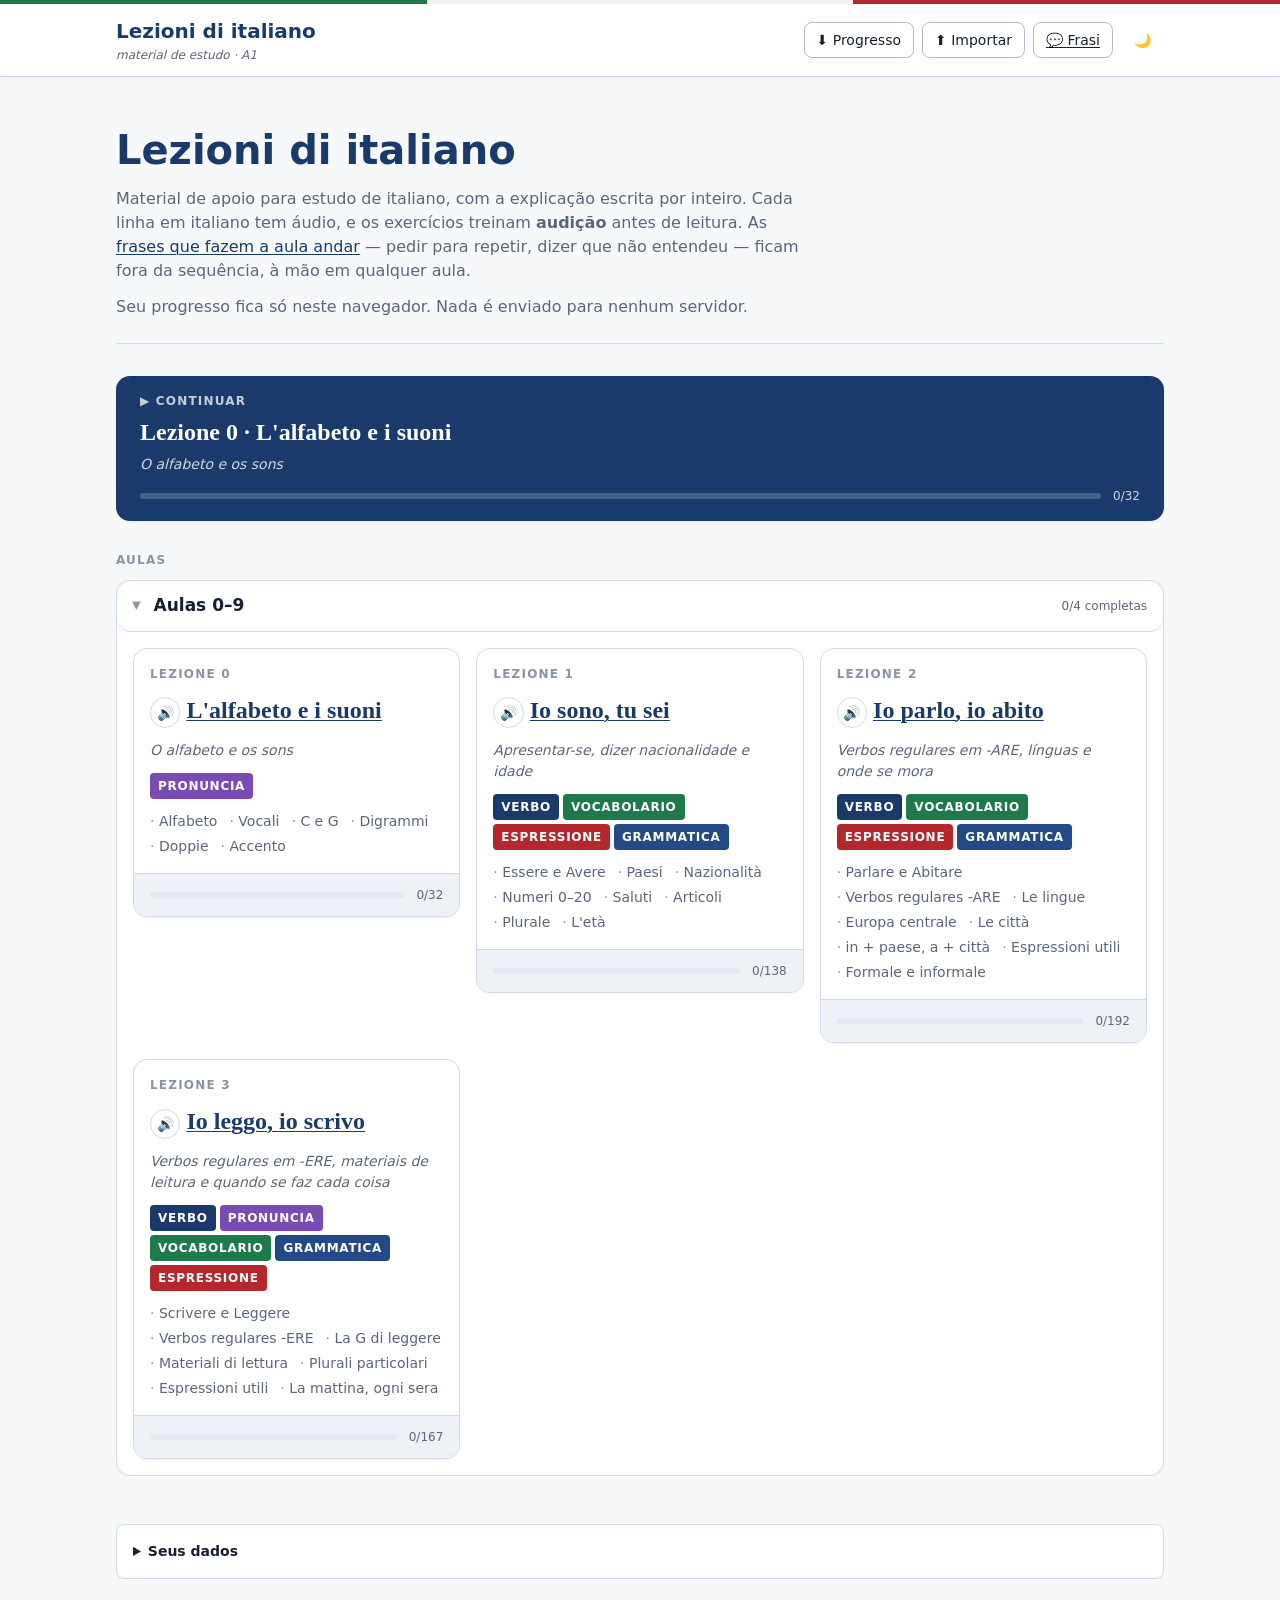
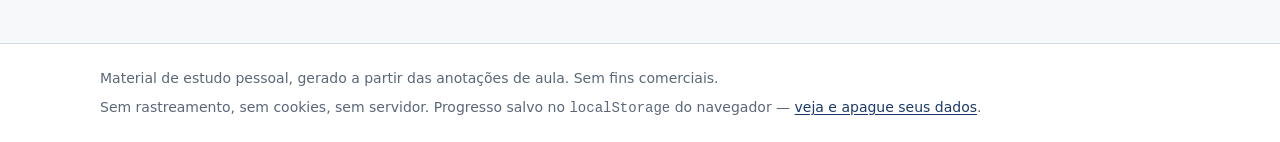
<file: index.html>
<!doctype html>
<html lang="pt-BR">
<head>
  <meta charset="utf-8">
  <meta name="viewport" content="width=device-width, initial-scale=1">
  <title>Lezioni di italiano · material de estudo</title>
  <meta name="description" content="Material de estudo de italiano A1 em português: cada regra com o porquê escrito, áudio em toda linha italiana e exercícios de escuta. Sem cadastro — roda no navegador.">
  <meta name="color-scheme" content="light dark">

  <!-- Cartão de link. Sem estas tags, colar o endereço num mensageiro rende um
       retângulo vazio, e o link parece quebrado para quem recebe.
       `og:url` e `canonical` ficam de fora até o endereço de publicação existir:
       precisam ser absolutos, e o padrão do GitHub Pages embute o handle do
       dono do repositório — nome de pessoa não entra em arquivo versionado.
       Sem `og:image` por ora: só formato raster serve (SVG não é aceito pelos
       mensageiros) e binário aqui exige origem e licença rastreadas. -->
  <meta property="og:type" content="website">
  <meta property="og:site_name" content="Lezioni di italiano">
  <meta property="og:locale" content="pt_BR">
  <meta property="og:title" content="Lezioni di italiano">
  <meta property="og:description" content="Material de estudo de italiano A1 em português: cada regra com o porquê escrito, áudio em toda linha italiana e exercícios de escuta.">
  <meta name="twitter:card" content="summary">
  <link rel="icon" href="data:image/svg+xml,<svg xmlns='http://www.w3.org/2000/svg' viewBox='0 0 32 32'><text y='26' font-size='26'>🇮🇹</text></svg>">
  <link rel="stylesheet" href="css/tokens.css">
  <link rel="stylesheet" href="css/style.css">
</head>
<body>
  <a class="skip-link" href="#main">Pular para o conteúdo</a>
  <div class="tricolore"></div>

  <header class="site-header">
    <div class="site-header__inner">
      <a class="site-header__title" href="index.html">
        Lezioni di italiano
        <small>material de estudo · A1</small>
      </a>
      <div class="toolbar">
        <button class="btn btn--sm" type="button" data-action="export" title="Baixar seu progresso como JSON">⬇ Progresso</button>
        <button class="btn btn--sm" type="button" data-action="import" title="Restaurar progresso de um arquivo">⬆ Importar</button>
        <a class="btn btn--sm" href="frasi.html" title="As frases que fazem a aula andar">💬 Frasi</a>
        <button class="btn btn--sm btn--ghost" type="button" data-action="theme" aria-label="Alternar tema">🌙</button>
      </div>
    </div>
  </header>

  <main class="page" id="main">
    <div id="audio-status"></div>

    <section class="hero">
      <h1>Lezioni di italiano</h1>
      <p>
        Material de apoio para estudo de italiano, com a explicação escrita por inteiro.
        Cada linha em italiano tem áudio, e os exercícios treinam <strong>audição</strong> antes de leitura.
        As <a href="frasi.html">frases que fazem a aula andar</a> — pedir para repetir, dizer que não
        entendeu — ficam fora da sequência, à mão em qualquer aula.
      </p>
      <p style="margin-top:var(--sp-3)">
        Seu progresso fica só neste navegador. Nada é enviado para nenhum servidor.
      </p>
    </section>

    <div id="home-topo"></div>

    <h2 class="stage__kicker" style="margin-bottom:var(--sp-3)">Aulas</h2>
    <div id="lesson-grid">
      <p class="loading">Carregando as aulas…</p>
    </div>

    <!-- Seus dados. Fica fechado por padrão: é painel de controle, não
         aviso de consentimento. Não há banner a pedir porque não há nada a
         consentir — sem servidor, sem terceiro, sem rastreamento, e o que o
         localStorage guarda é só o necessário para o site fazer o que você
         pediu. O que falta a esse arranjo não é aceite, é poder apagar. -->
    <details class="dati" id="dati">
      <summary class="dati__head">Seus dados</summary>

      <p>
        Tudo o que este site sabe sobre você fica no <code>localStorage</code> deste
        navegador, neste dispositivo: o progresso de cada item, a agenda de revisão do
        Ripasso, o caderno léxico e as preferências de tema e velocidade do áudio.
        Nada é enviado para lugar nenhum — não existe servidor, conta nem rastreamento.
      </p>
      <p>
        As gravações de voz da etapa <em>Produzione</em> não são salvas: elas vivem só
        na memória da aba e somem quando você sai da página. O microfone só liga com a
        permissão que o próprio navegador pede.
      </p>
      <p>
        Limpar os dados do site pelo navegador apaga tudo isto junto. Se for trocar de
        dispositivo, exporte antes.
      </p>

      <div class="ex__row dati__acoes">
        <button class="btn btn--sm" type="button" data-action="export">⬇ Baixar meu progresso</button>
        <button class="btn btn--sm" type="button" data-action="import">⬆ Restaurar de um arquivo</button>
        <button class="btn btn--sm btn--danger" type="button" data-action="reset">🗑 Apagar tudo</button>
      </div>

      <div class="dati__conferma" id="dati-conferma" role="group" aria-label="Confirmar apagar" hidden>
        <p>
          <strong>Apagar tudo?</strong> Somem o progresso de todas as aulas, a agenda de
          revisão, o caderno léxico e as preferências. <strong>Não tem volta</strong> —
          não há cópia em servidor nenhum.
        </p>
        <div class="ex__row">
          <button class="btn btn--sm" type="button" data-action="export">⬇ Baixar uma cópia antes</button>
          <button class="btn btn--sm btn--danger" type="button" data-action="reset-conferma">Apagar mesmo assim</button>
          <button class="btn btn--sm btn--ghost" type="button" data-action="reset-cancela">Cancelar</button>
        </div>
      </div>
    </details>
  </main>

  <footer class="site-footer">
    <div class="site-footer__inner">
      <p>Material de estudo pessoal, gerado a partir das anotações de aula. Sem fins comerciais.</p>
      <p>Sem rastreamento, sem cookies, sem servidor. Progresso salvo no <code>localStorage</code> do navegador — <a href="index.html#dati">veja e apague seus dados</a>.</p>
    </div>
  </footer>

  <script type="module" src="js/main.js"></script>
</body>
</html>
</file>
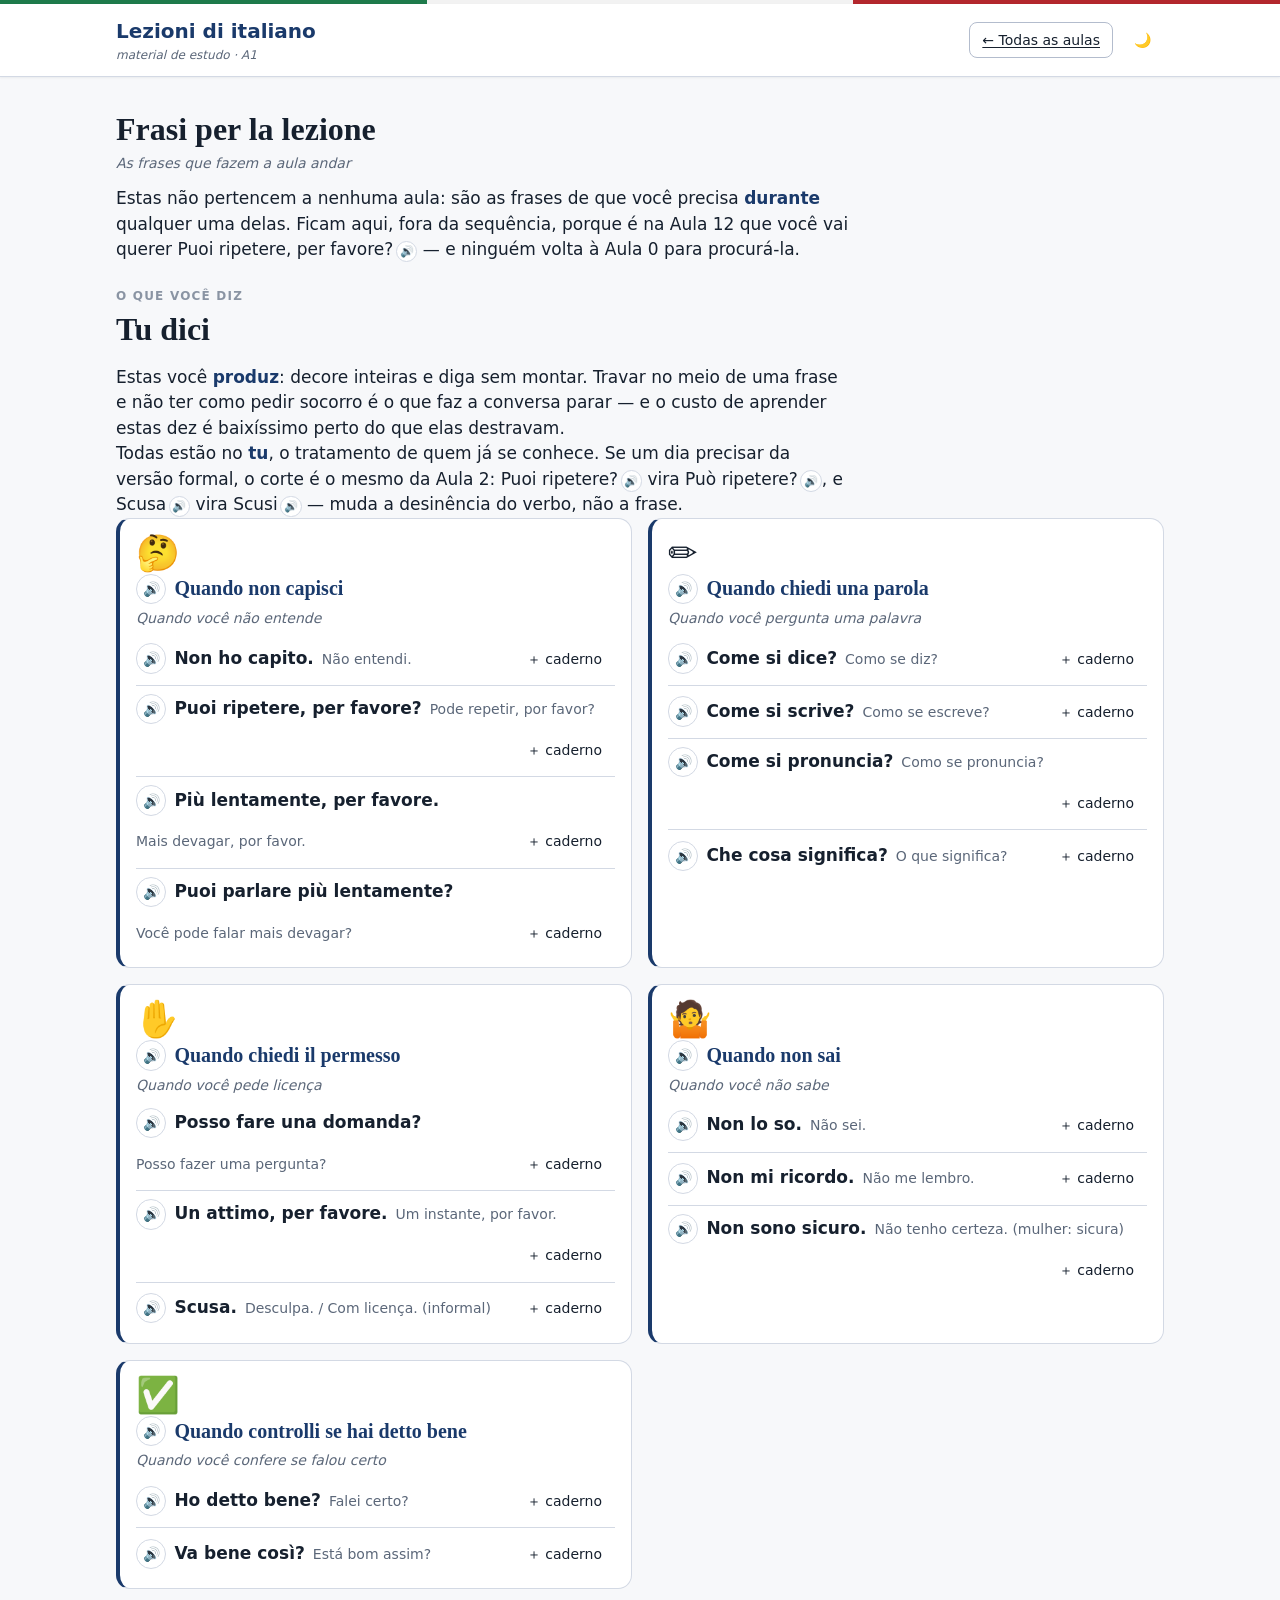
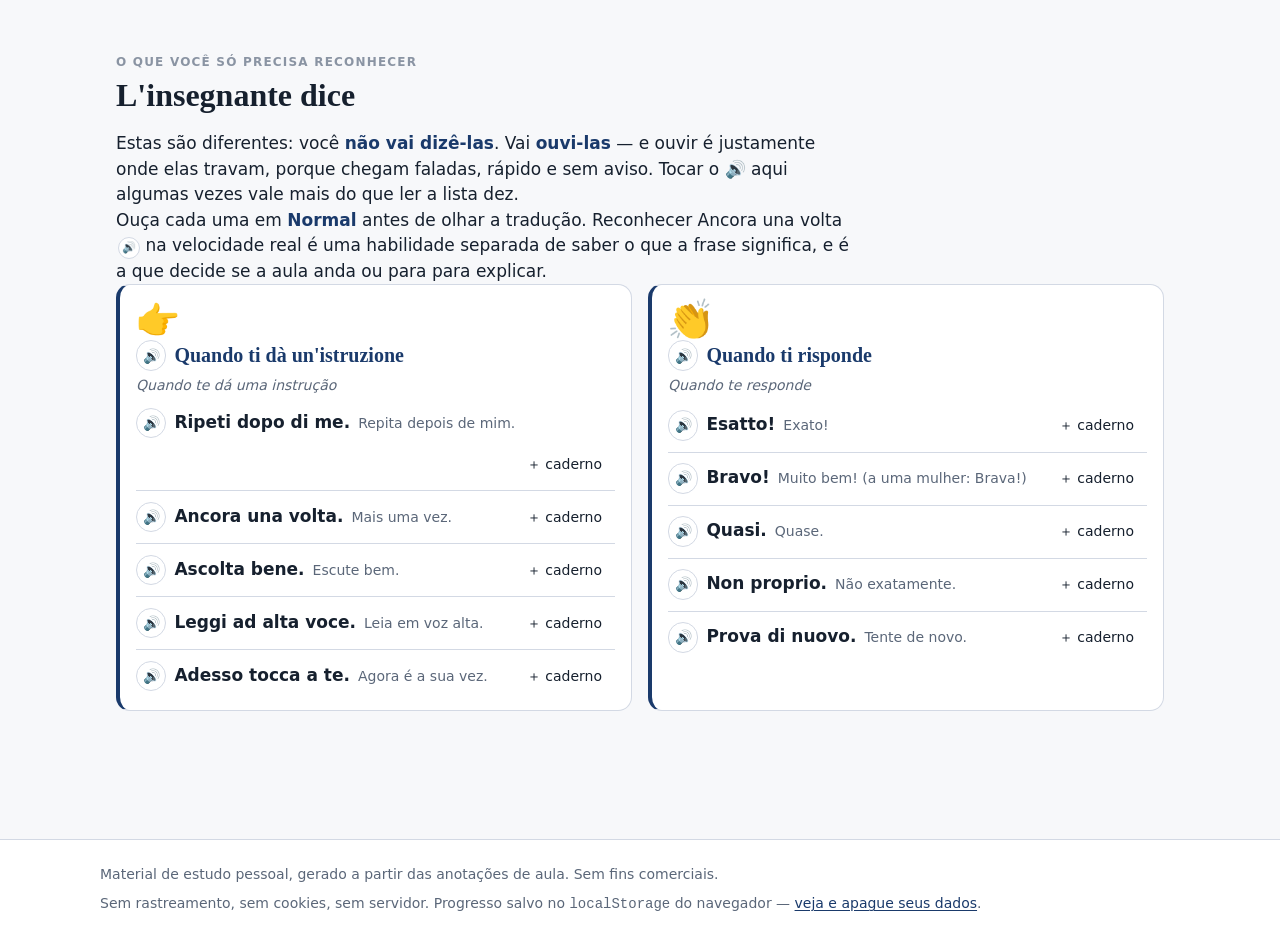
<file: frasi.html>
<!doctype html>
<html lang="pt-BR">
<head>
  <meta charset="utf-8">
  <meta name="viewport" content="width=device-width, initial-scale=1">
  <title>Frasi per la lezione · Lezioni di italiano</title>
  <meta name="description" content="As frases que salvam a aula de italiano: o que dizer quando você trava, e o que reconhecer quando ouvir. Todas com áudio, em lento e em velocidade normal.">
  <meta name="color-scheme" content="light dark">
  <meta property="og:type" content="website">
  <meta property="og:site_name" content="Lezioni di italiano">
  <meta property="og:locale" content="pt_BR">
  <meta property="og:title" content="Frasi per la lezione">
  <meta property="og:description" content="O que dizer quando você trava, e o que reconhecer quando ouvir. Todas com áudio.">
  <meta name="twitter:card" content="summary">
  <link rel="icon" href="data:image/svg+xml,<svg xmlns='http://www.w3.org/2000/svg' viewBox='0 0 32 32'><text y='26' font-size='26'>🇮🇹</text></svg>">
  <link rel="stylesheet" href="css/tokens.css">
  <link rel="stylesheet" href="css/style.css">
</head>
<body>
  <a class="skip-link" href="#main">Pular para o conteúdo</a>
  <div class="tricolore"></div>

  <header class="site-header">
    <div class="site-header__inner">
      <a class="site-header__title" href="index.html">
        Lezioni di italiano
        <small>material de estudo · A1</small>
      </a>
      <div class="toolbar">
        <a class="btn btn--sm" href="index.html">← Todas as aulas</a>
        <button class="btn btn--sm btn--ghost" type="button" data-action="theme" aria-label="Alternar tema">🌙</button>
      </div>
    </div>
  </header>

  <main class="page" id="main">
    <div id="audio-status"></div>
    <div id="frasi">
      <p class="loading">Carregando as frases…</p>
    </div>
  </main>

  <footer class="site-footer">
    <div class="site-footer__inner">
      <p>Material de estudo pessoal, gerado a partir das anotações de aula. Sem fins comerciais.</p>
      <p>Sem rastreamento, sem cookies, sem servidor. Progresso salvo no <code>localStorage</code> do navegador — <a href="index.html#dati">veja e apague seus dados</a>.</p>
    </div>
  </footer>

  <script type="module" src="js/frasi.js"></script>
</body>
</html>
</file>
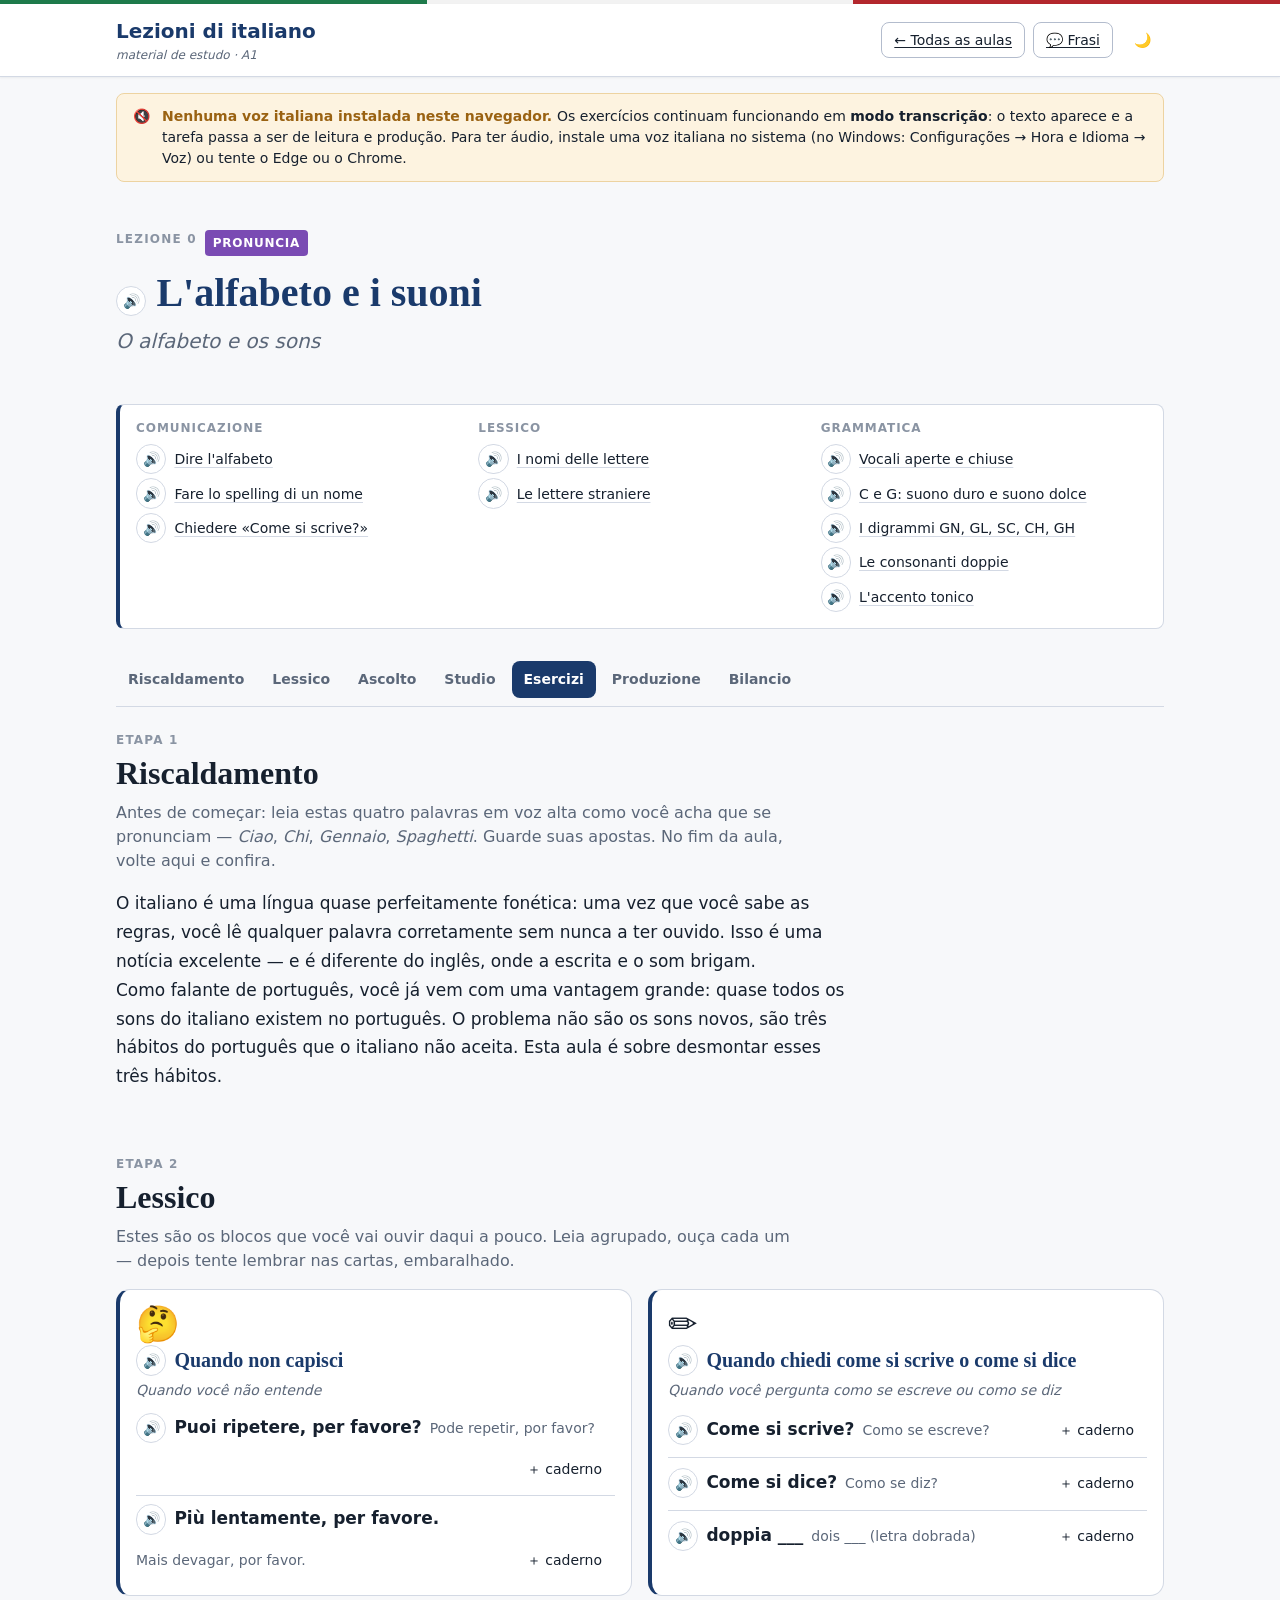
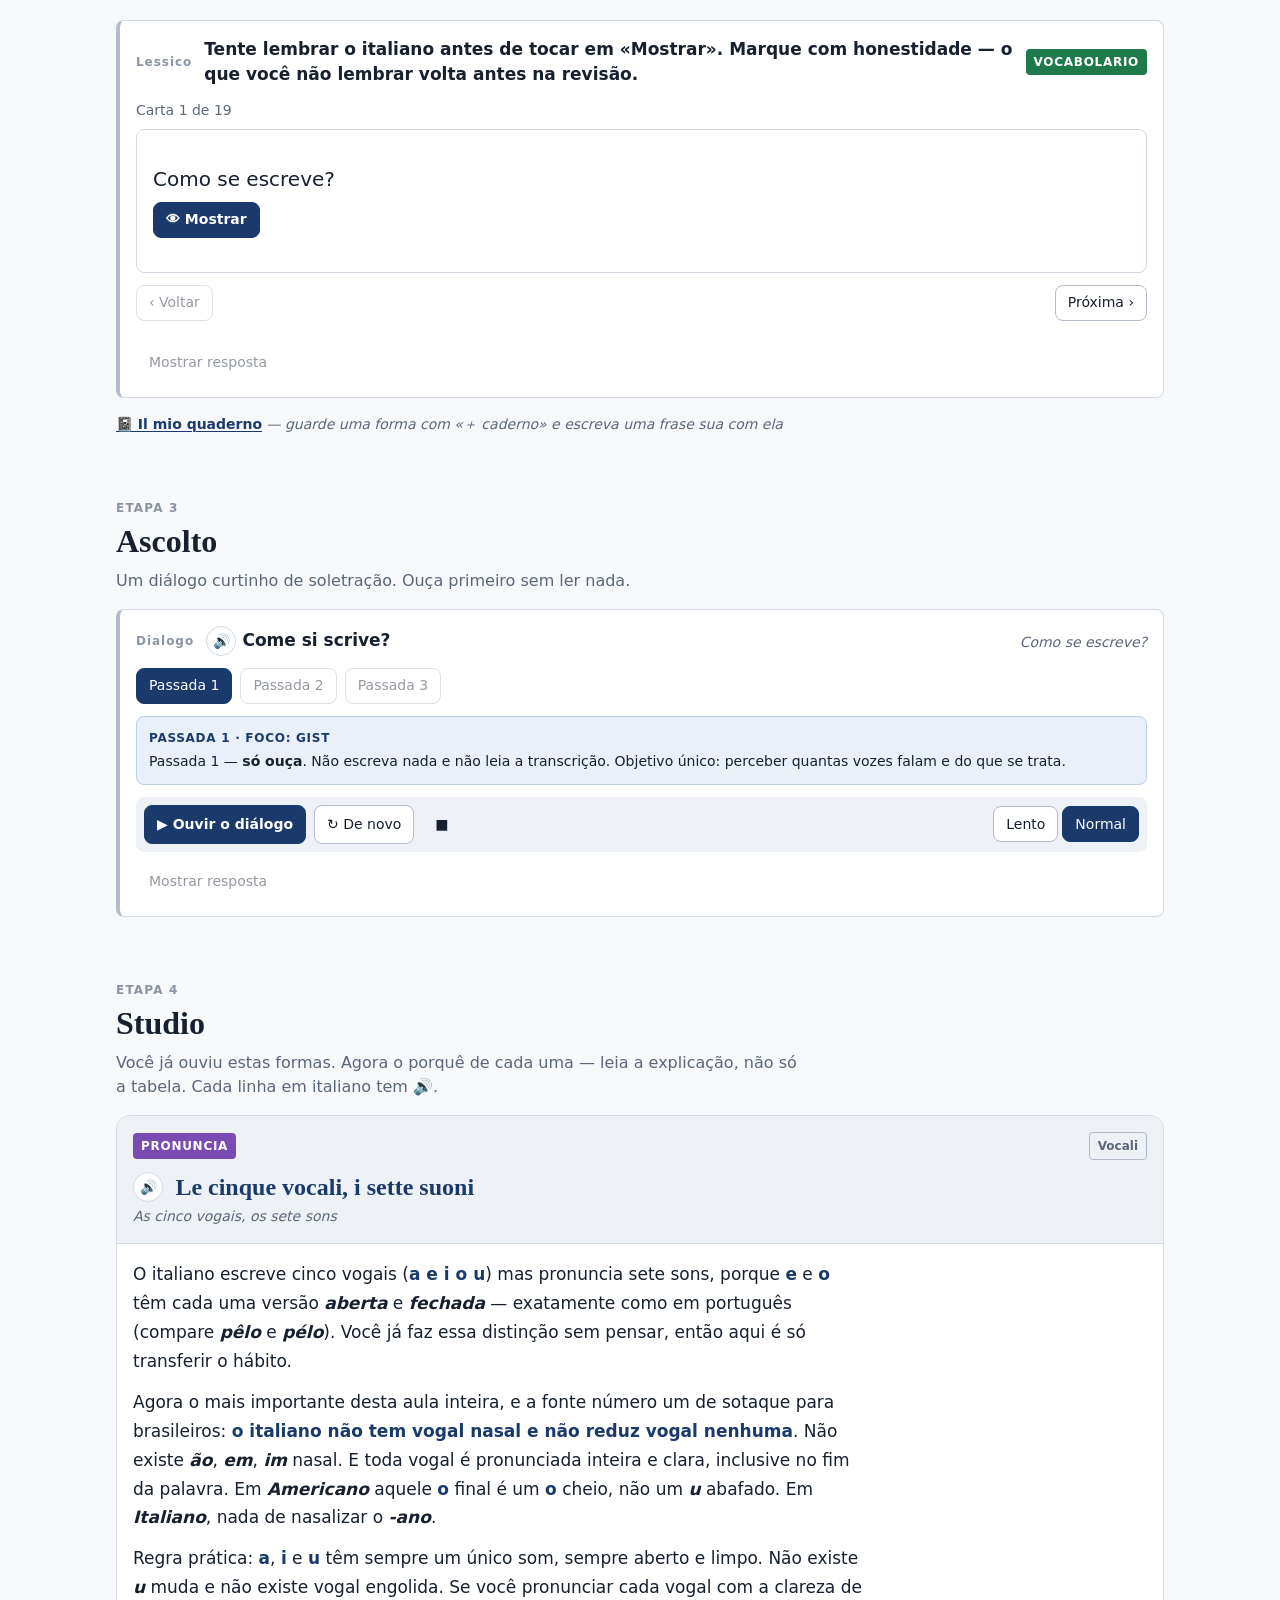
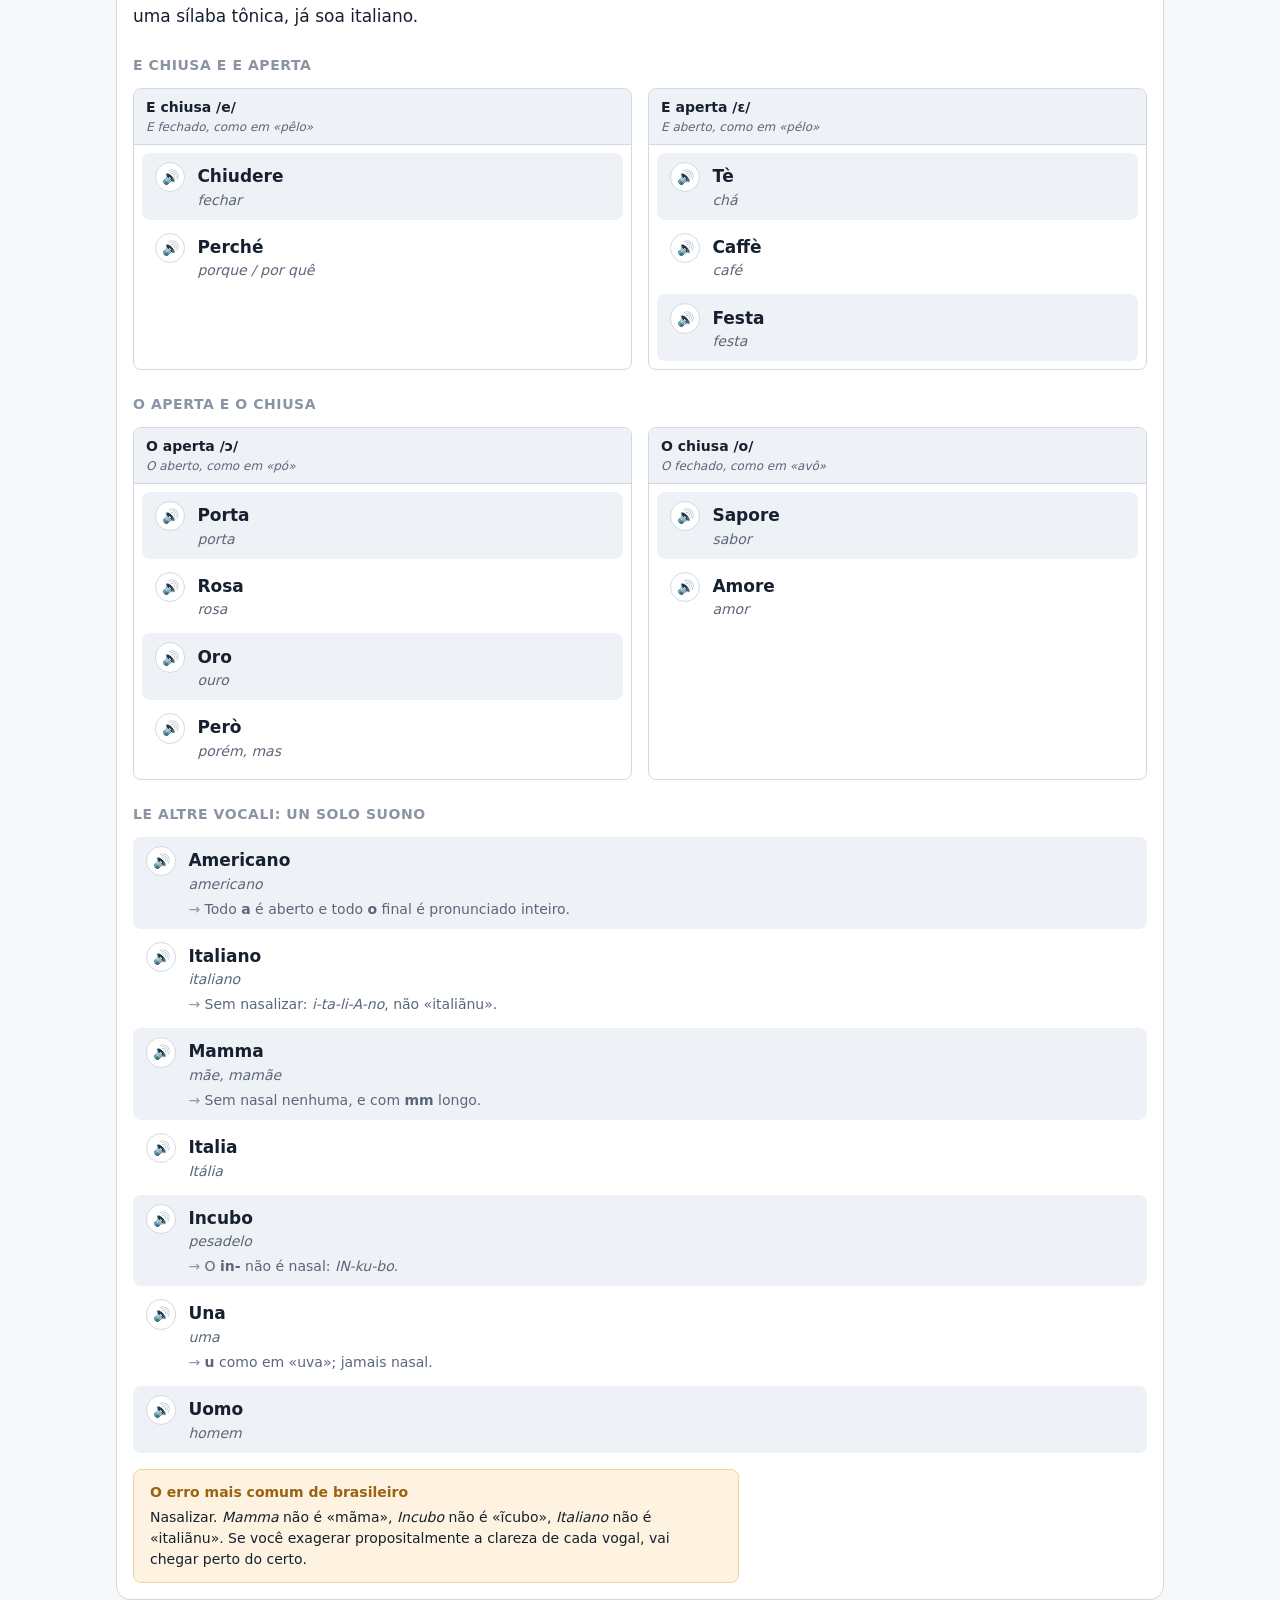
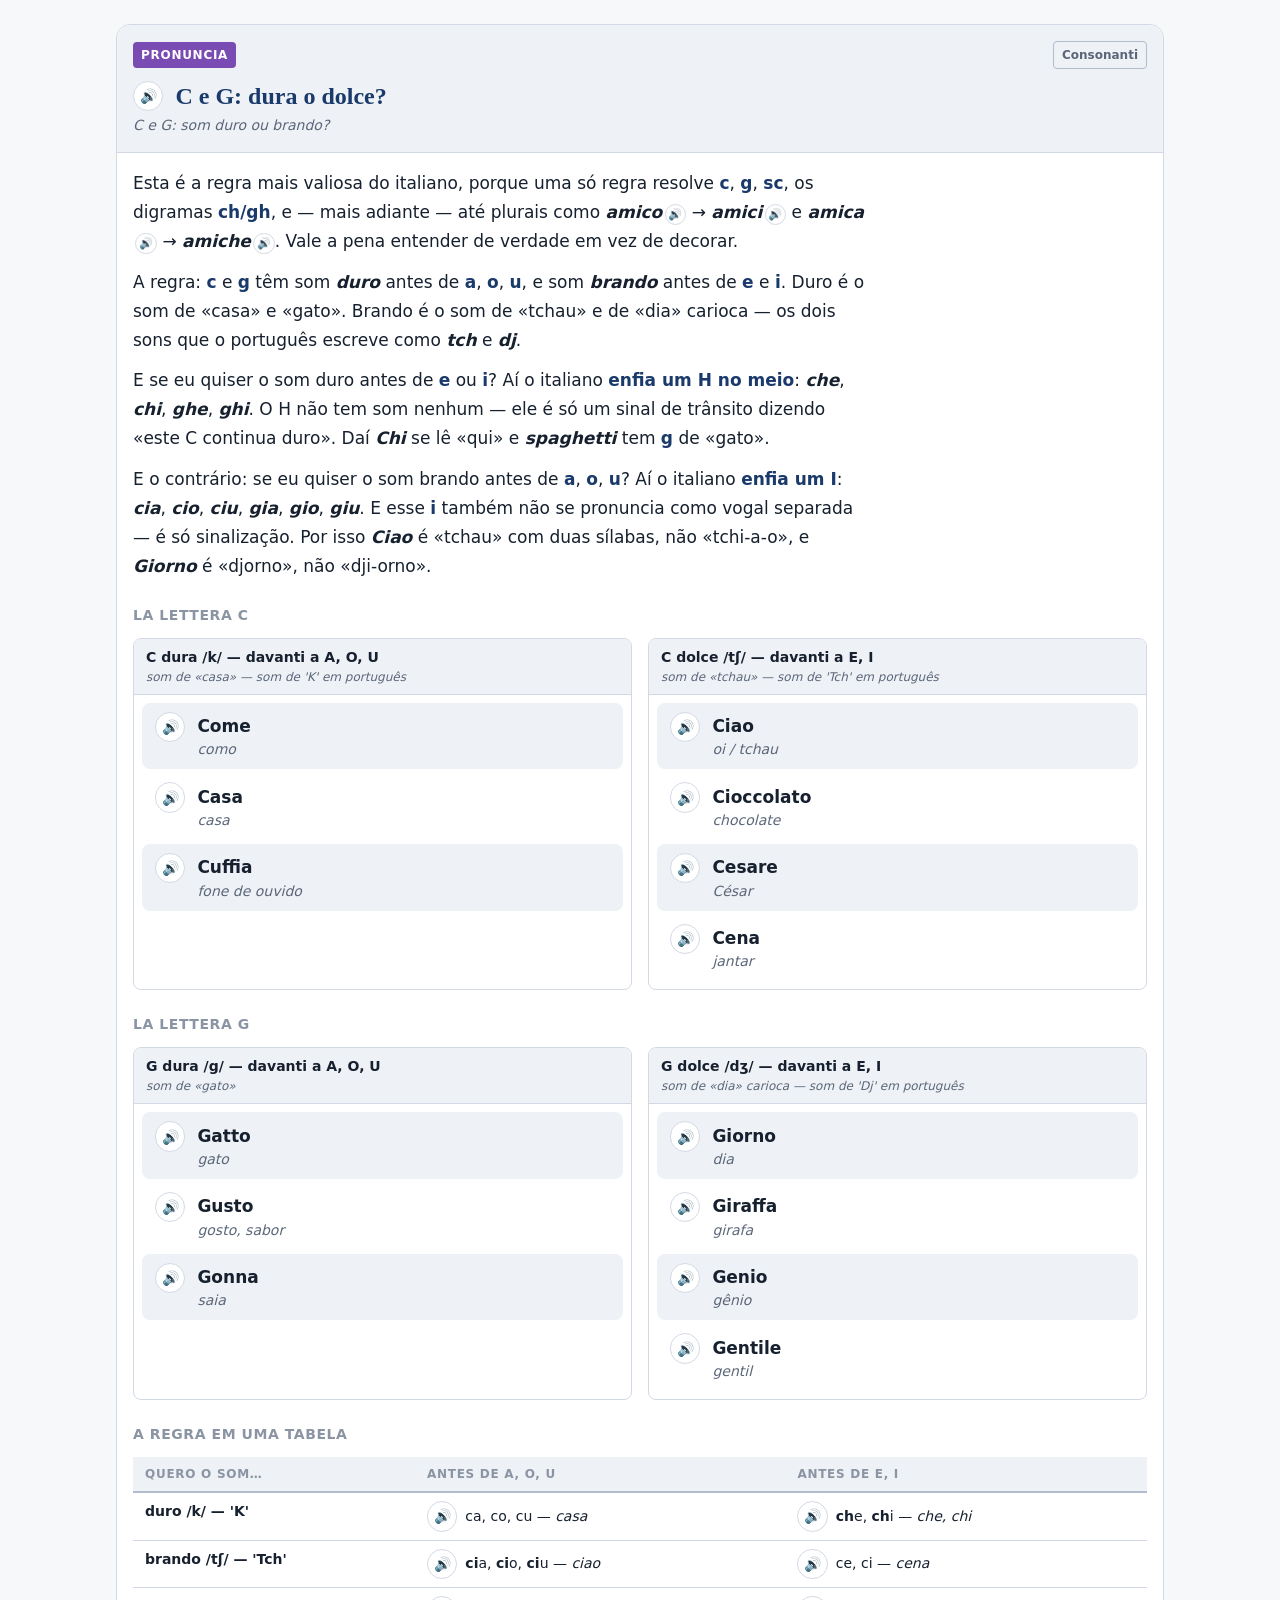
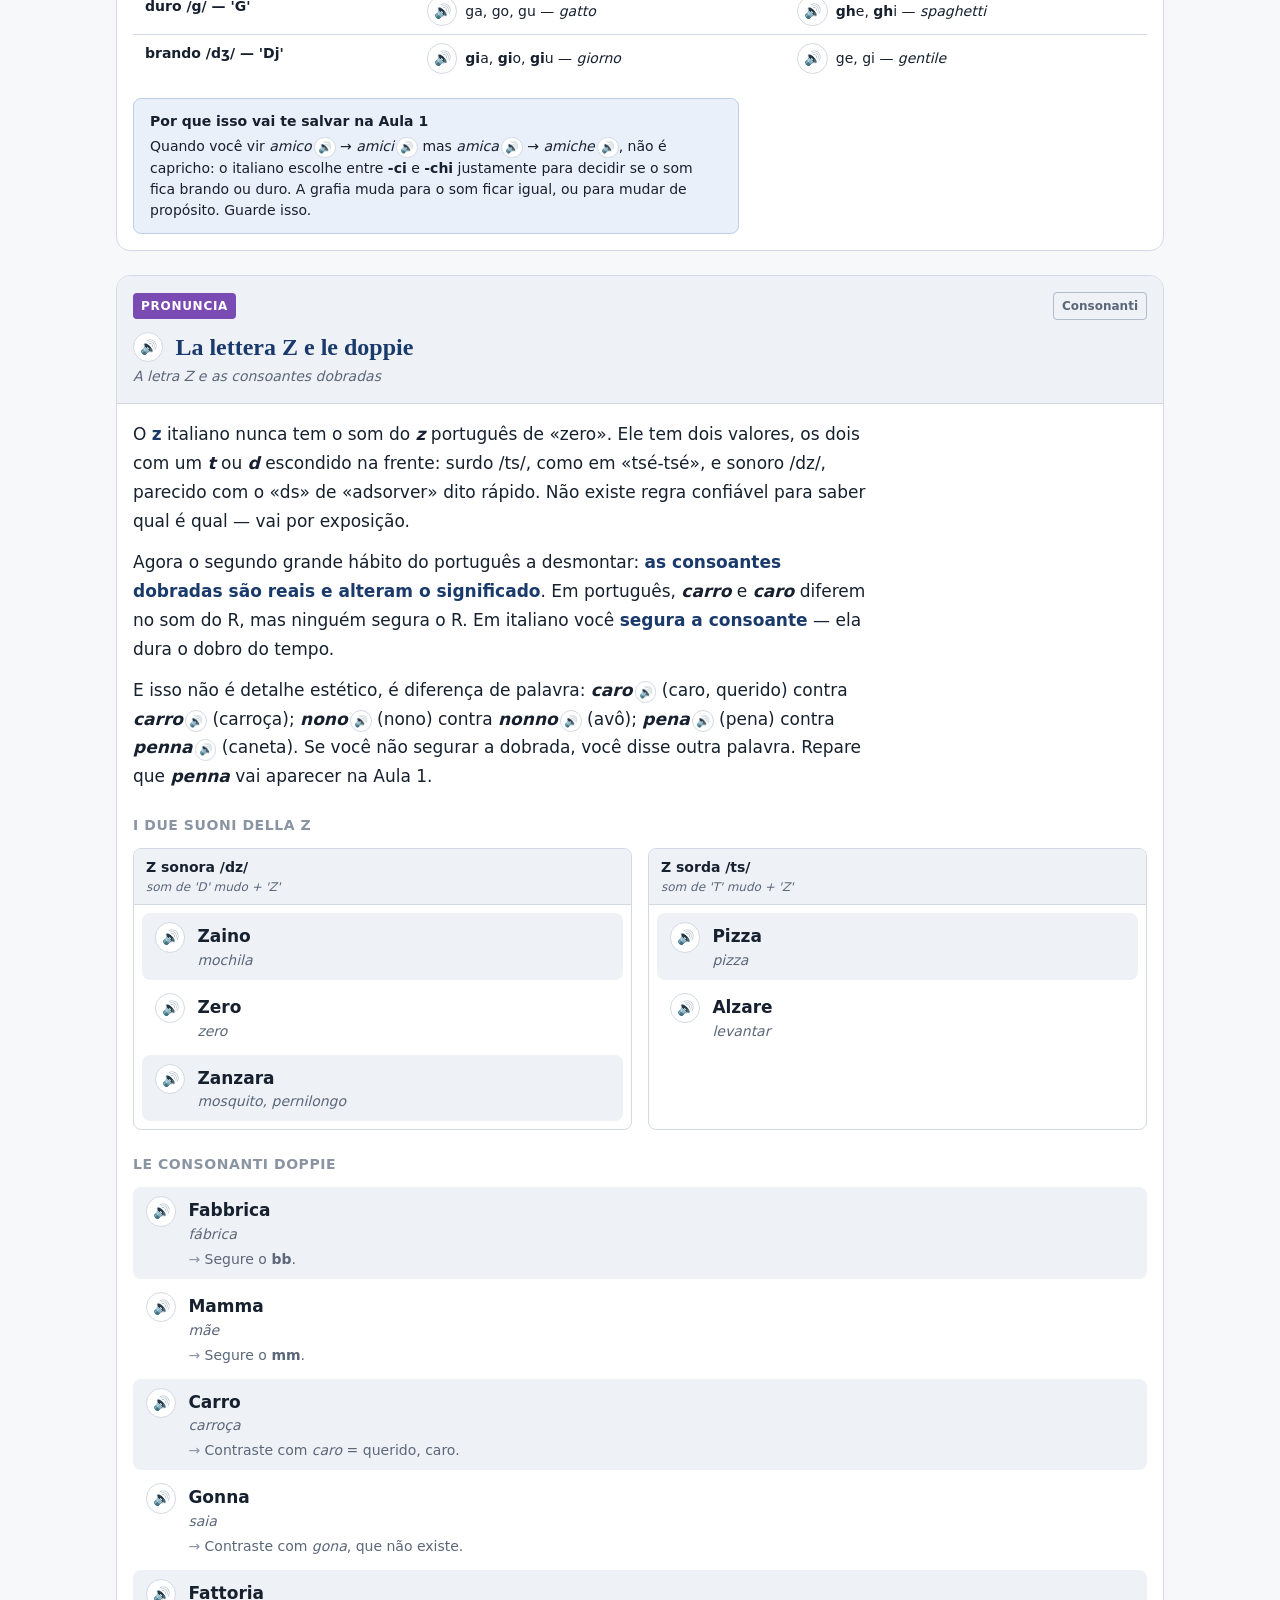
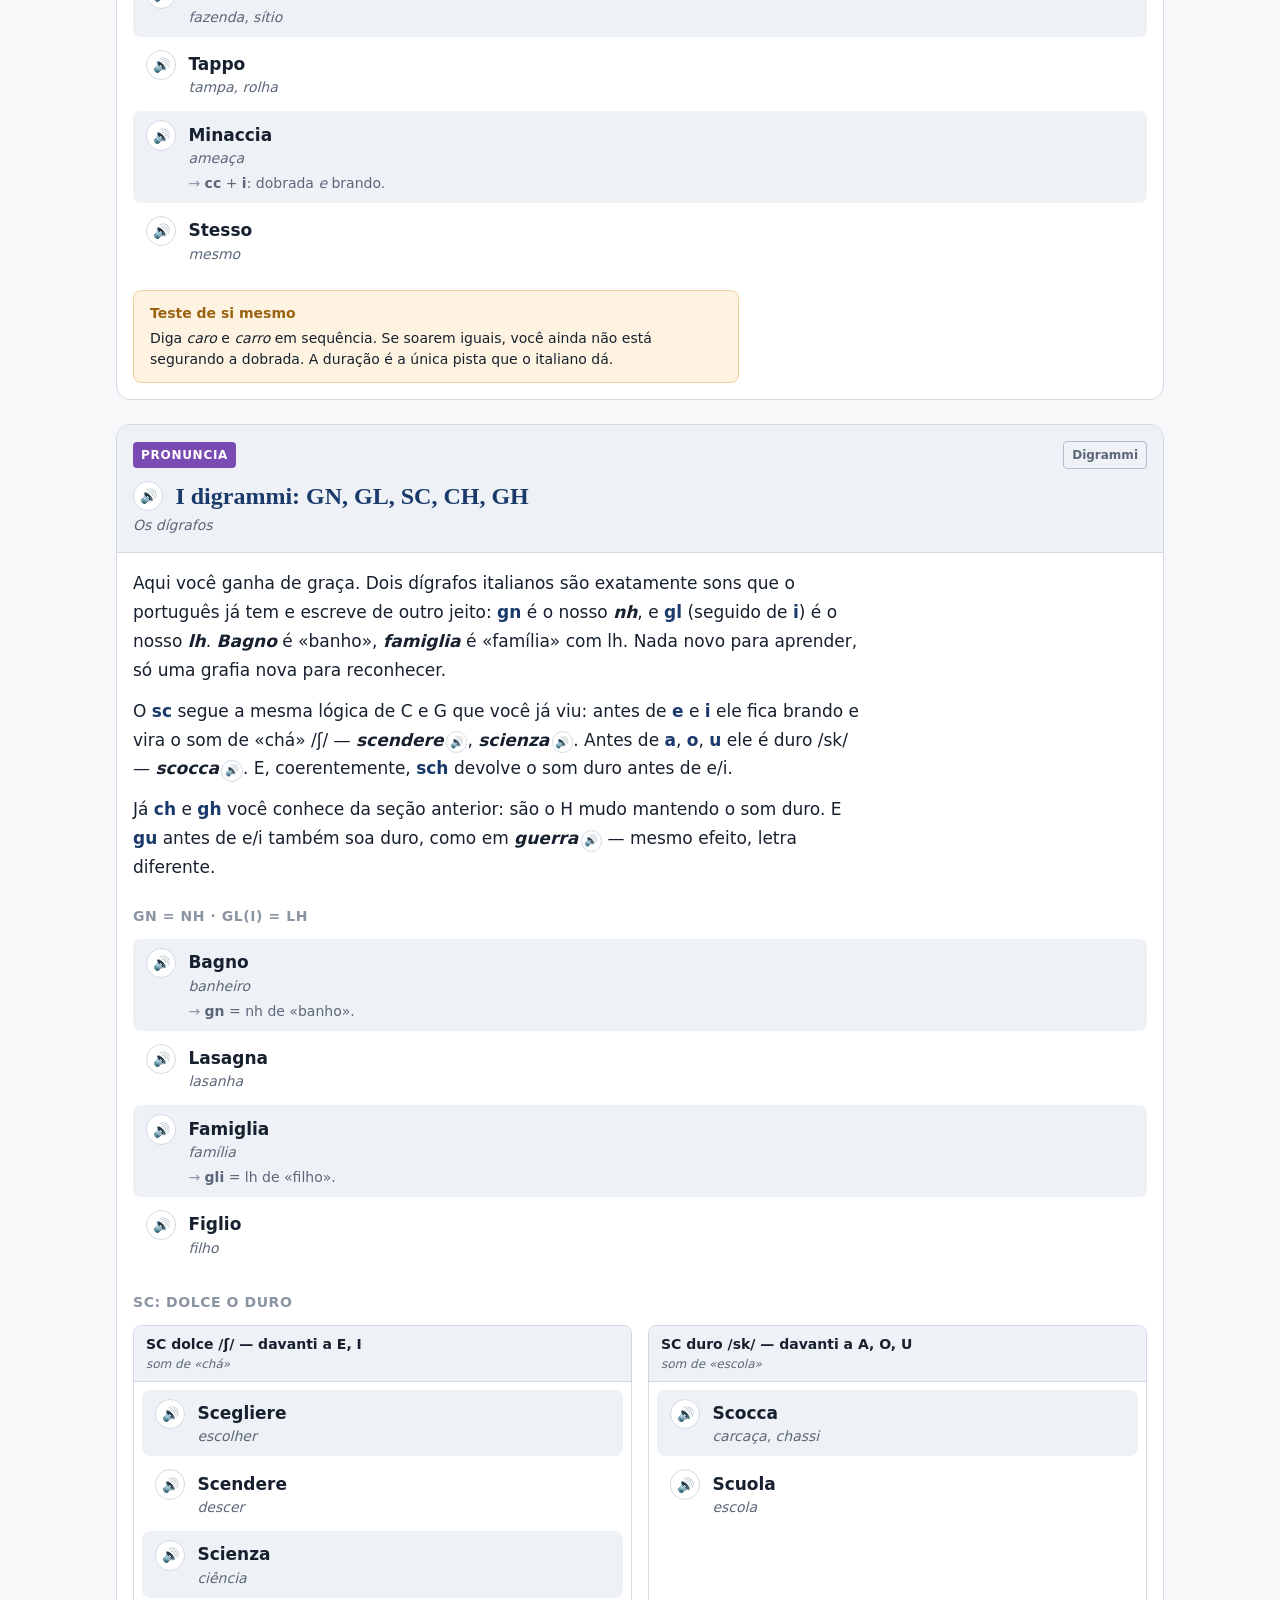
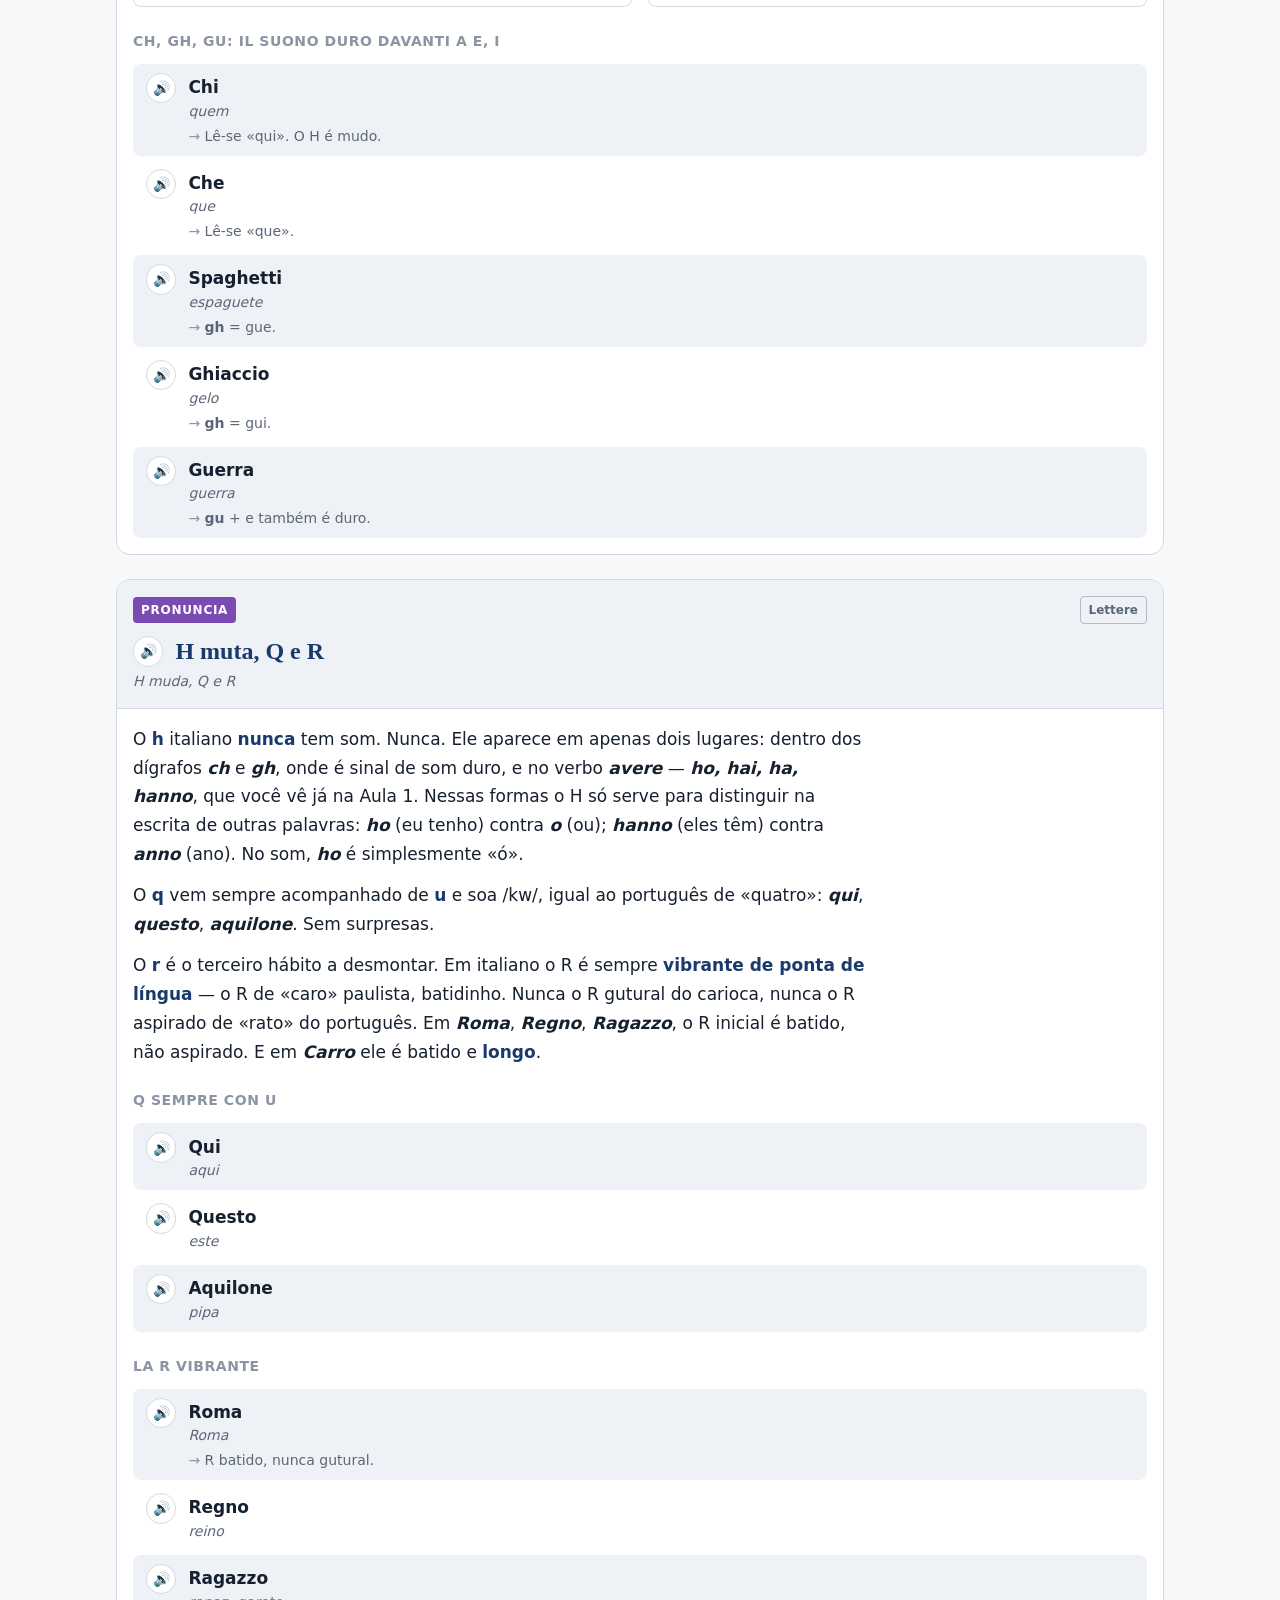
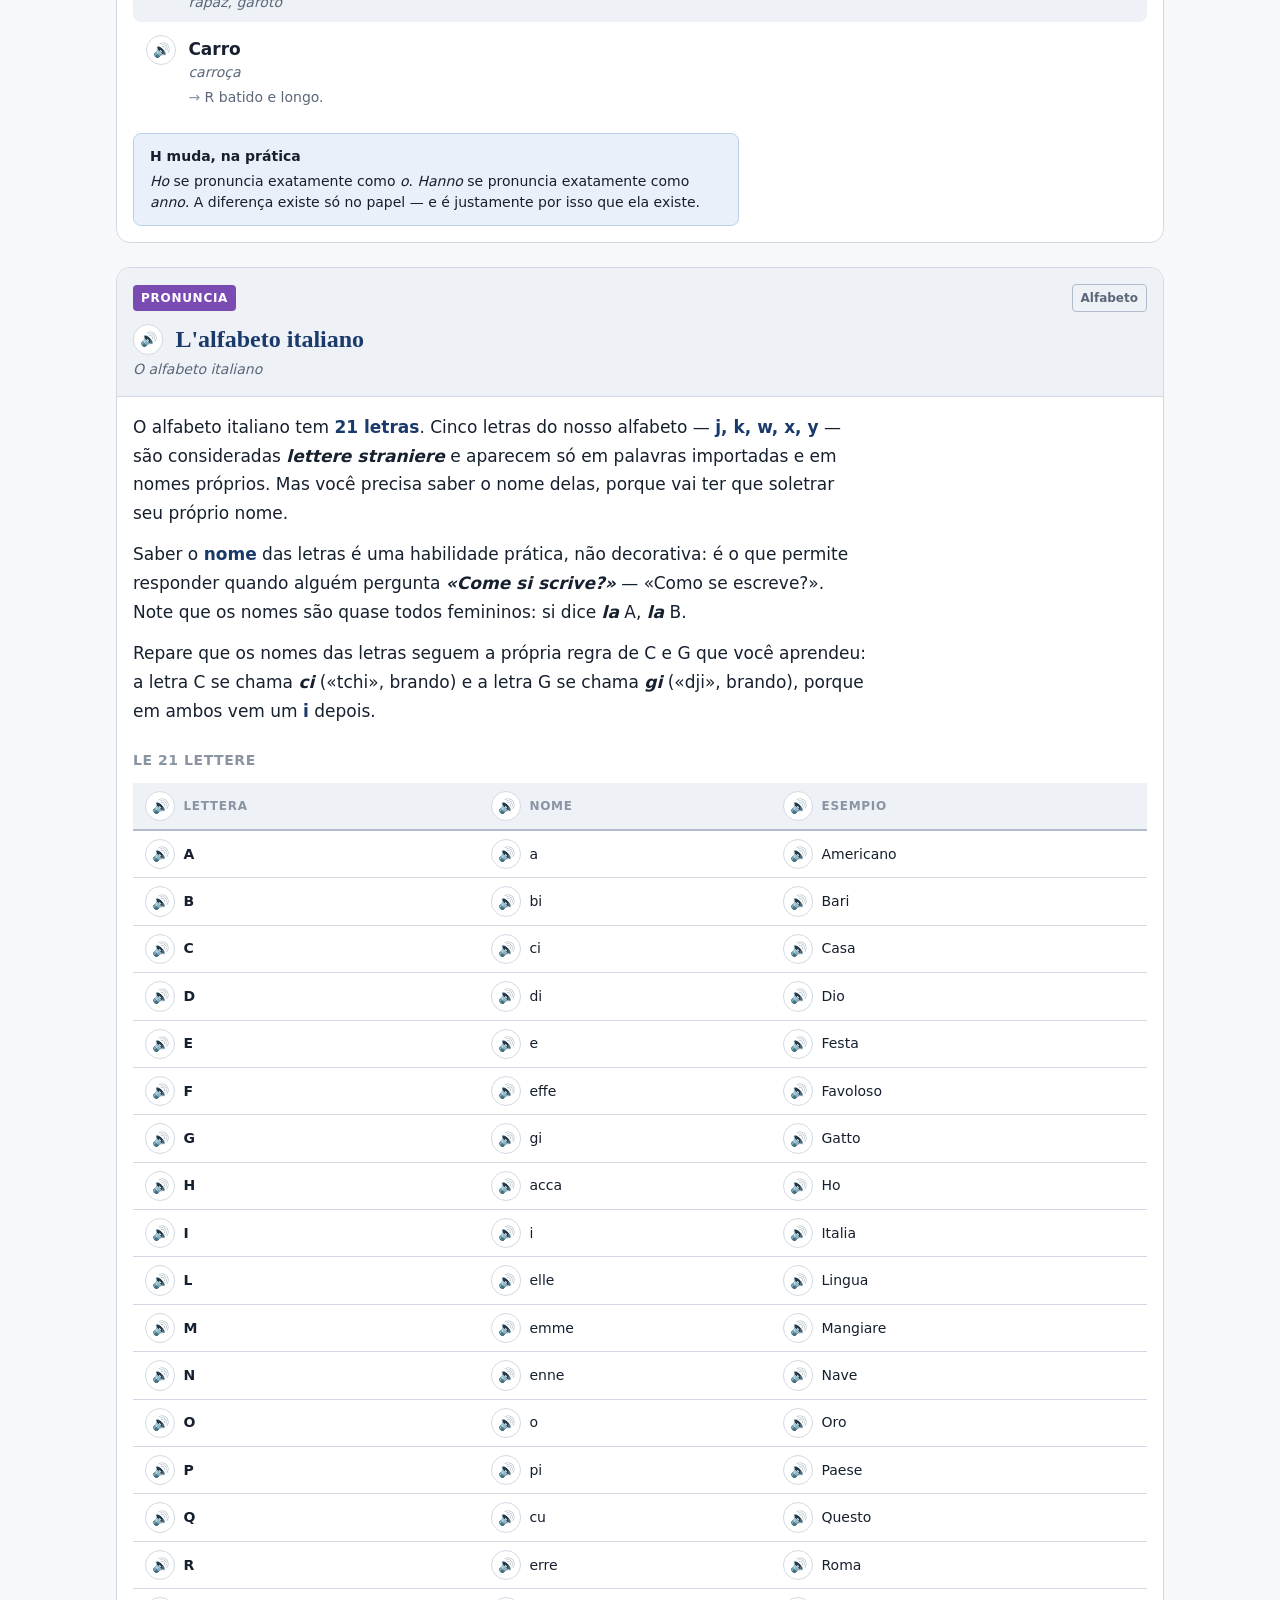
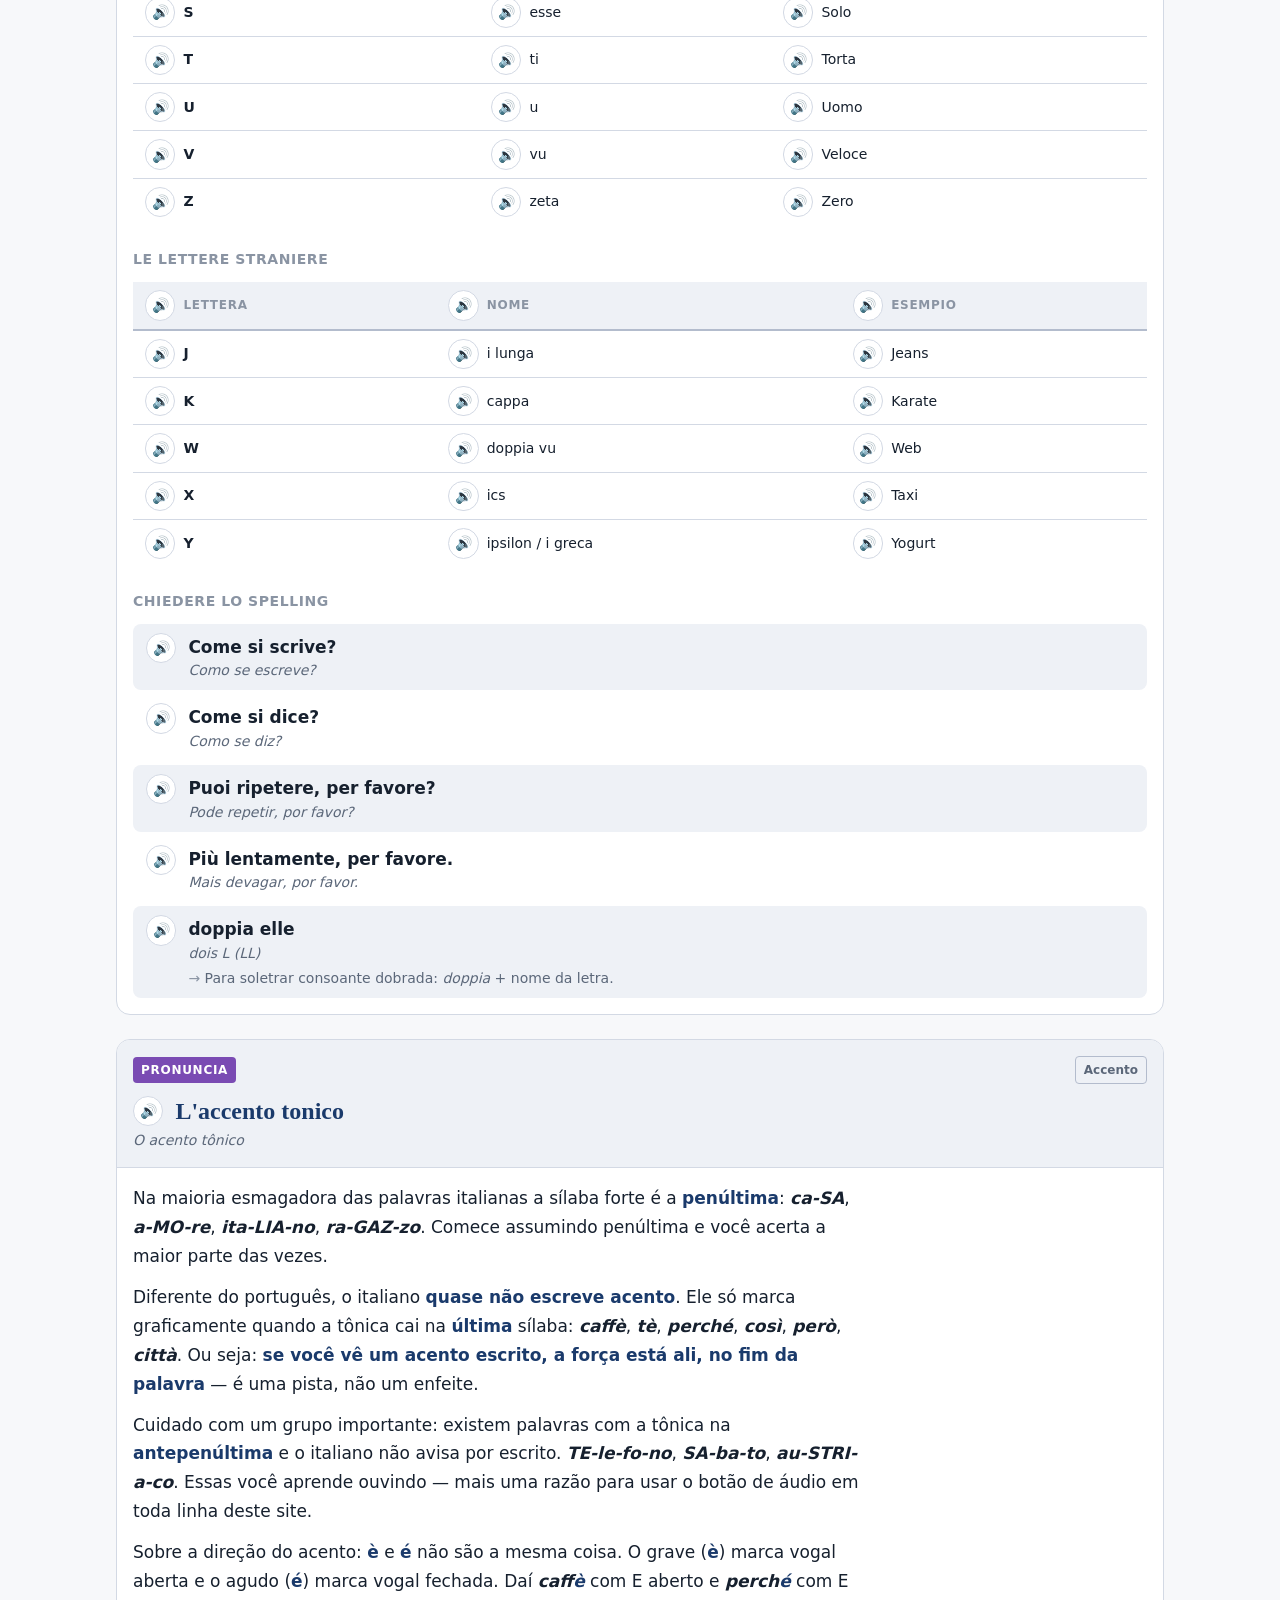
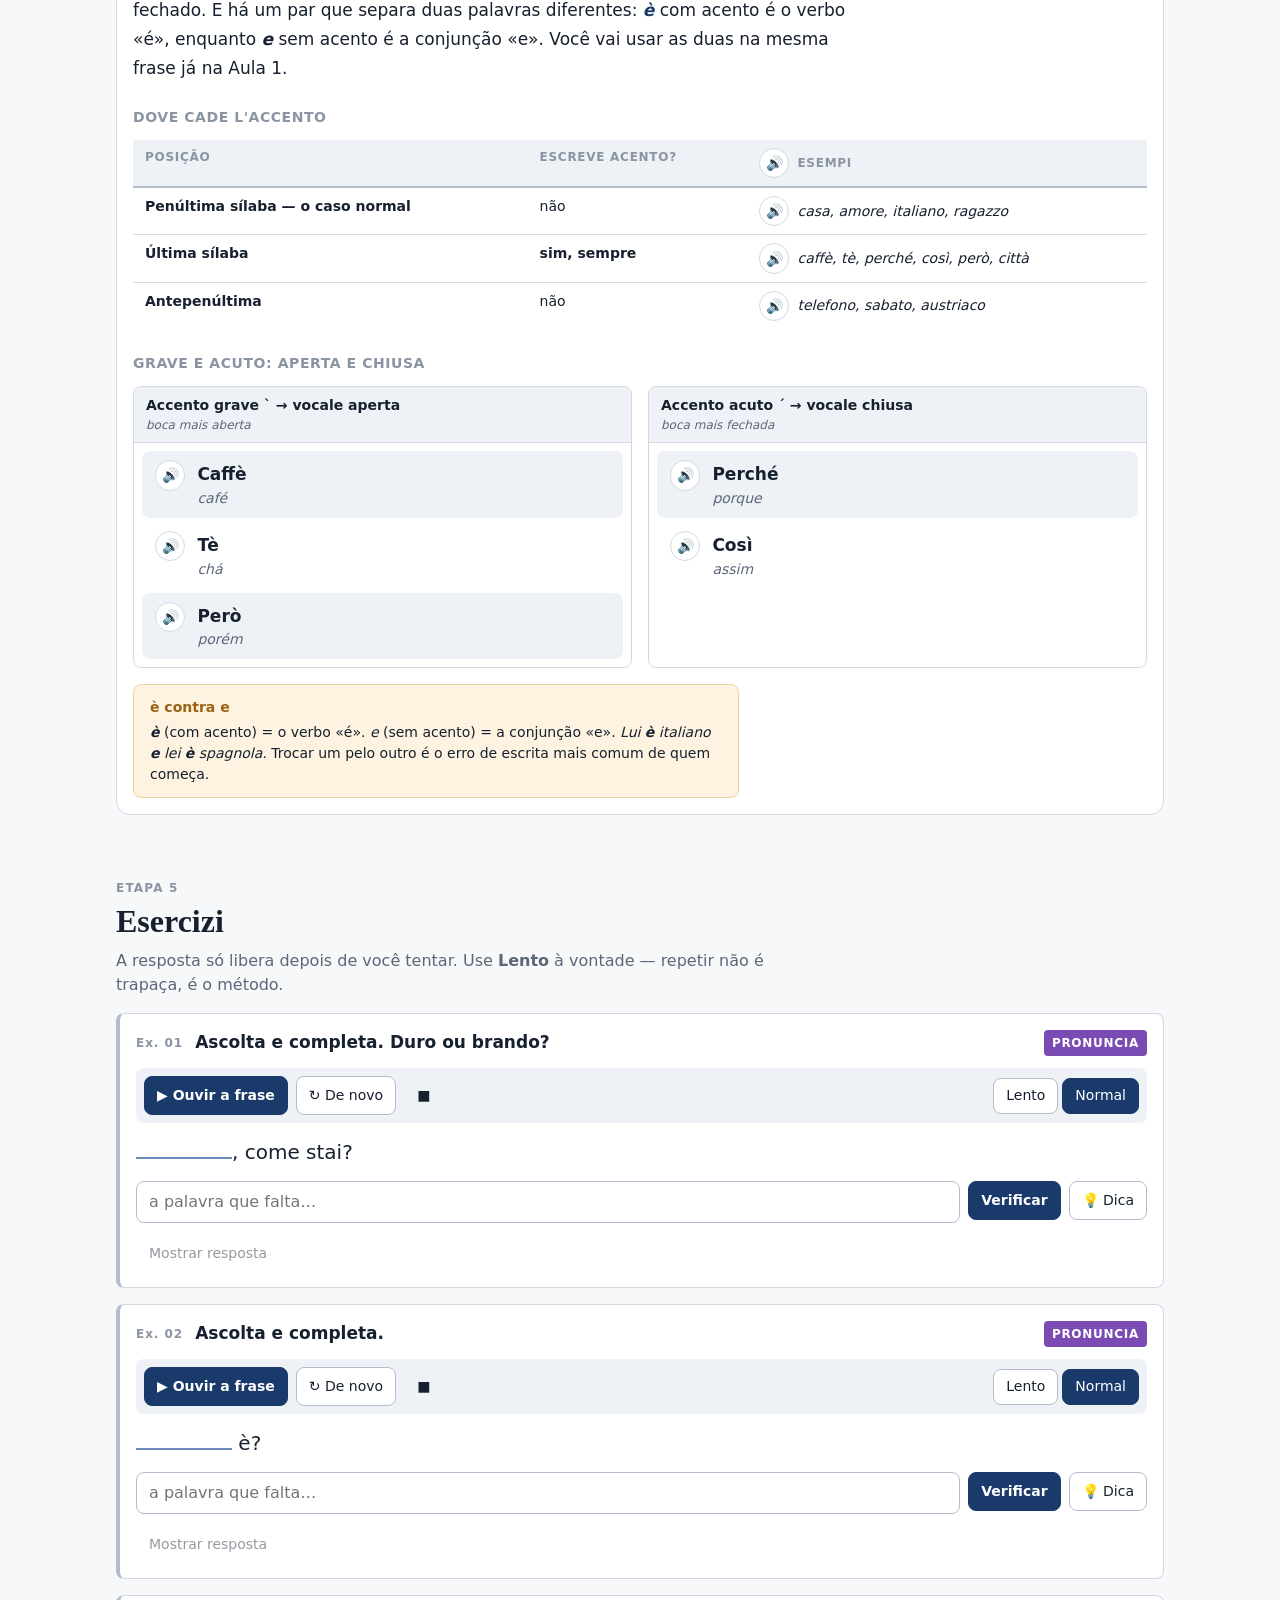
<file: lezione.html>
<!doctype html>
<html lang="pt-BR">
<head>
  <meta charset="utf-8">
  <meta name="viewport" content="width=device-width, initial-scale=1">
  <title>Lezione · Lezioni di italiano</title>
  <meta name="description" content="Uma aula de italiano A1: o vocabulário em blocos prontos, um diálogo em três escutas, a explicação de cada regra e exercícios corrigidos na hora.">
  <meta name="color-scheme" content="light dark">

  <!-- Genérico de propósito, e é a limitação conhecida: esta página serve
       TODAS as aulas por `?l=NN`, e o `<title>` real só é escrito depois que o
       JS roda — o que a maioria dos scrapers de link não faz. Compartilhar a
       Aula 3 mostra o cartão desta descrição, não o da Aula 3. Quem conserta
       isso é uma casca por aula; ver PRD §13. -->
  <meta property="og:type" content="article">
  <meta property="og:site_name" content="Lezioni di italiano">
  <meta property="og:locale" content="pt_BR">
  <meta property="og:title" content="Uma aula de italiano A1">
  <meta property="og:description" content="Vocabulário em blocos prontos, um diálogo em três escutas, a explicação de cada regra e exercícios corrigidos na hora.">
  <meta name="twitter:card" content="summary">
  <link rel="icon" href="data:image/svg+xml,<svg xmlns='http://www.w3.org/2000/svg' viewBox='0 0 32 32'><text y='26' font-size='26'>🇮🇹</text></svg>">
  <link rel="stylesheet" href="css/tokens.css">
  <link rel="stylesheet" href="css/style.css">
</head>
<body>
  <a class="skip-link" href="#main">Pular para o conteúdo</a>
  <div class="tricolore"></div>

  <header class="site-header">
    <div class="site-header__inner">
      <a class="site-header__title" href="index.html">
        Lezioni di italiano
        <small>material de estudo · A1</small>
      </a>
      <div class="toolbar">
        <a class="btn btn--sm" href="index.html">← Todas as aulas</a>
        <a class="btn btn--sm" href="frasi.html" title="As frases que fazem a aula andar">💬 Frasi</a>
        <button class="btn btn--sm btn--ghost" type="button" data-action="theme" aria-label="Alternar tema">🌙</button>
      </div>
    </div>
  </header>

  <main class="page" id="main">
    <div id="audio-status"></div>
    <div id="lesson">
      <p class="loading">Carregando a aula…</p>
    </div>
  </main>

  <footer class="site-footer">
    <div class="site-footer__inner">
      <p>Material de estudo pessoal, gerado a partir das anotações de aula. Sem fins comerciais.</p>
      <p>Sem rastreamento, sem cookies, sem servidor. Progresso salvo no <code>localStorage</code> do navegador — <a href="index.html#dati">veja e apague seus dados</a>.</p>
    </div>
  </footer>

  <script type="module" src="js/main.js"></script>
</body>
</html>
</file>
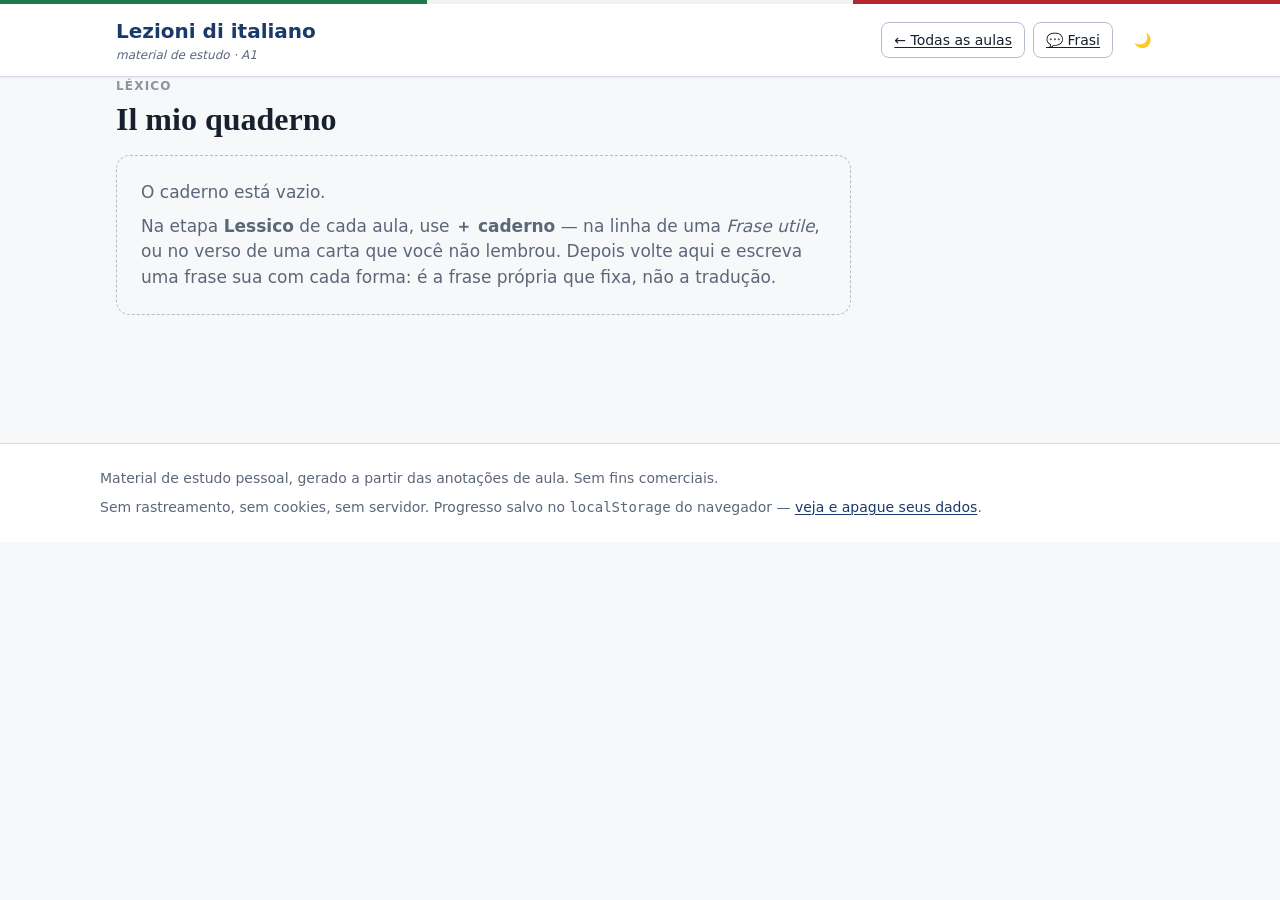
<file: notebook.html>
<!doctype html>
<html lang="pt-BR">
<head>
  <meta charset="utf-8">
  <meta name="viewport" content="width=device-width, initial-scale=1">
  <title>Il mio quaderno · Lezioni di italiano</title>
  <meta name="description" content="O caderno léxico: guarde a forma italiana que travou e escreva a sua própria frase com ela. Fica salvo só no seu navegador.">
  <meta name="color-scheme" content="light dark">
  <meta property="og:type" content="website">
  <meta property="og:site_name" content="Lezioni di italiano">
  <meta property="og:locale" content="pt_BR">
  <meta property="og:title" content="Il mio quaderno — o caderno léxico">
  <meta property="og:description" content="Guarde a forma italiana que travou e escreva a sua própria frase com ela.">
  <meta name="twitter:card" content="summary">
  <link rel="icon" href="data:image/svg+xml,<svg xmlns='http://www.w3.org/2000/svg' viewBox='0 0 32 32'><text y='26' font-size='26'>🇮🇹</text></svg>">
  <link rel="stylesheet" href="css/tokens.css">
  <link rel="stylesheet" href="css/style.css">
</head>
<body>
  <a class="skip-link" href="#main">Pular para o conteúdo</a>
  <div class="tricolore"></div>

  <header class="site-header">
    <div class="site-header__inner">
      <a class="site-header__title" href="index.html">
        Lezioni di italiano
        <small>material de estudo · A1</small>
      </a>
      <div class="toolbar">
        <a class="btn btn--sm" href="index.html">← Todas as aulas</a>
        <a class="btn btn--sm" href="frasi.html" title="As frases que fazem a aula andar">💬 Frasi</a>
        <button class="btn btn--sm btn--ghost" type="button" data-action="theme" aria-label="Alternar tema">🌙</button>
      </div>
    </div>
  </header>

  <main class="page" id="main">
    <div id="audio-status"></div>
    <div id="notebook">
      <p class="loading">Abrindo o caderno…</p>
    </div>
  </main>

  <footer class="site-footer">
    <div class="site-footer__inner">
      <p>Material de estudo pessoal, gerado a partir das anotações de aula. Sem fins comerciais.</p>
      <p>Sem rastreamento, sem cookies, sem servidor. Progresso salvo no <code>localStorage</code> do navegador — <a href="index.html#dati">veja e apague seus dados</a>.</p>
    </div>
  </footer>

  <script type="module" src="js/notebook.js"></script>
</body>
</html>
</file>
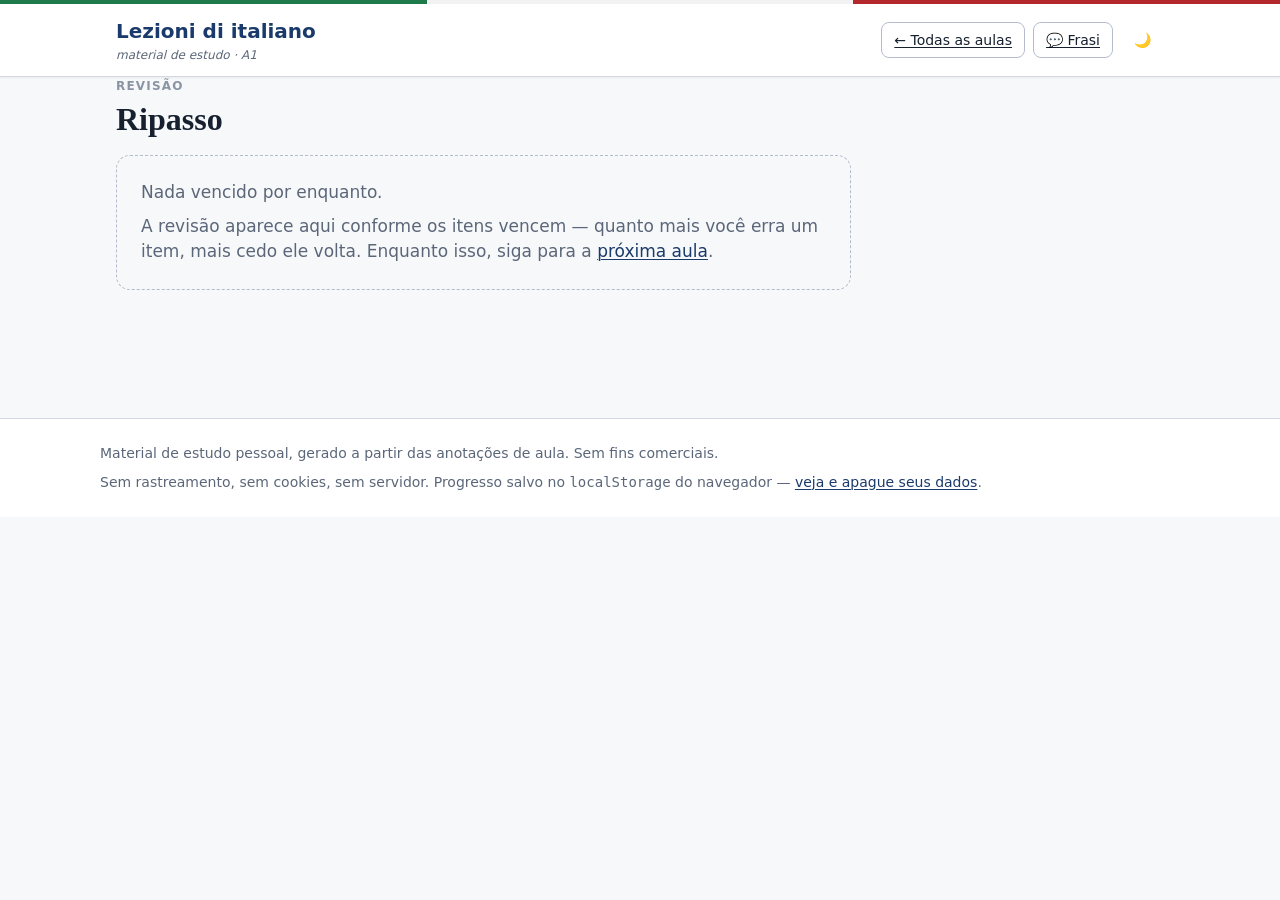
<file: ripasso.html>
<!doctype html>
<html lang="pt-BR">
<head>
  <meta charset="utf-8">
  <meta name="viewport" content="width=device-width, initial-scale=1">
  <title>Ripasso · Lezioni di italiano</title>
  <meta name="description" content="Revisão espaçada atravessando todas as aulas de italiano: volta primeiro o que você mais erra, e o que já ficou some do caminho.">
  <meta name="color-scheme" content="light dark">
  <meta property="og:type" content="website">
  <meta property="og:site_name" content="Lezioni di italiano">
  <meta property="og:locale" content="pt_BR">
  <meta property="og:title" content="Ripasso — revisão espaçada">
  <meta property="og:description" content="Volta primeiro o que você mais erra, atravessando todas as aulas.">
  <meta name="twitter:card" content="summary">
  <link rel="icon" href="data:image/svg+xml,<svg xmlns='http://www.w3.org/2000/svg' viewBox='0 0 32 32'><text y='26' font-size='26'>🇮🇹</text></svg>">
  <link rel="stylesheet" href="css/tokens.css">
  <link rel="stylesheet" href="css/style.css">
</head>
<body>
  <a class="skip-link" href="#main">Pular para o conteúdo</a>
  <div class="tricolore"></div>

  <header class="site-header">
    <div class="site-header__inner">
      <a class="site-header__title" href="index.html">
        Lezioni di italiano
        <small>material de estudo · A1</small>
      </a>
      <div class="toolbar">
        <a class="btn btn--sm" href="index.html">← Todas as aulas</a>
        <a class="btn btn--sm" href="frasi.html" title="As frases que fazem a aula andar">💬 Frasi</a>
        <button class="btn btn--sm btn--ghost" type="button" data-action="theme" aria-label="Alternar tema">🌙</button>
      </div>
    </div>
  </header>

  <main class="page" id="main">
    <div id="audio-status"></div>
    <div id="ripasso">
      <p class="loading">Montando a revisão…</p>
    </div>
  </main>

  <footer class="site-footer">
    <div class="site-footer__inner">
      <p>Material de estudo pessoal, gerado a partir das anotações de aula. Sem fins comerciais.</p>
      <p>Sem rastreamento, sem cookies, sem servidor. Progresso salvo no <code>localStorage</code> do navegador — <a href="index.html#dati">veja e apague seus dados</a>.</p>
    </div>
  </footer>

  <script type="module" src="js/ripasso.js"></script>
</body>
</html>
</file>
<file: css/tokens.css>
/* ==========================================================================
   tokens.css — design tokens
   Paleta derivada do deck de slides usado nas aulas: navy, crimson, verde
   e a faixa tricolor italiana.
   ========================================================================== */

:root {
  /* --- Marca -------------------------------------------------------------- */
  --navy: #1a3a6b;
  --navy-600: #234a86;
  --navy-300: #6d8cbb;
  --crimson: #b3272d;
  --crimson-600: #cc3339;
  --verde: #1e7a4b;
  --verde-600: #259159;

  /* --- Superfícies -------------------------------------------------------- */
  --bg: #f7f8fa;
  --surface: #ffffff;
  --surface-alt: #eef1f6;
  --surface-sunken: #e4e8f0;
  --border: #d3d9e4;
  --border-strong: #b3bccd;

  /* --- Texto -------------------------------------------------------------- */
  --text: #16202e;
  --text-muted: #5b6779;
  --text-faint: #8a94a3;
  --text-on-dark: #ffffff;

  /* Azul de destaque para títulos e ênfase. Existe como token próprio
     porque --navy não tem contraste suficiente sobre fundo escuro; este
     inverte no dark mode e --navy continua reservado a fundos/chips. */
  --accent: var(--navy);

  /* --- Semântica de feedback --------------------------------------------- */
  --ok: #1e7a4b;
  --ok-bg: #e7f4ec;
  --ok-border: #a8d8bd;
  --warn: #9a6212;
  --warn-bg: #fdf3e0;
  --warn-border: #edd3a1;
  --err: #b3272d;
  --err-bg: #fdeaea;
  --err-border: #efb9bb;
  --info-bg: #eaf0f9;
  --info-border: #bccfe8;

  /* --- Chips de categoria ------------------------------------------------
     A taxonomia vem dos chips coloridos do deck. PRONUNCIA é uma extensão
     nossa: o deck não tinha chip para fonética. Ver CLAUDE.md.            */
  --chip-verbo: var(--navy);
  --chip-vocabolario: var(--verde);
  --chip-espressione: var(--crimson);
  --chip-grammatica: var(--navy-600);
  --chip-pronuncia: #7a4bb3;

  /* --- Tipografia --------------------------------------------------------- */
  --font-sans: "Segoe UI", system-ui, -apple-system, "Helvetica Neue", Arial, sans-serif;
  --font-serif: "Iowan Old Style", "Palatino Linotype", Palatino, Georgia, serif;
  --font-mono: "Cascadia Code", "SF Mono", Consolas, "Liberation Mono", monospace;

  --fs-xs: 0.75rem;
  --fs-sm: 0.875rem;
  --fs-base: 1rem;
  --fs-md: 1.0625rem;
  --fs-lg: 1.25rem;
  --fs-xl: 1.5rem;
  --fs-2xl: 2rem;
  --fs-3xl: 2.5rem;

  --lh-tight: 1.25;
  --lh-normal: 1.5;
  --lh-loose: 1.7;

  /* --- Espaçamento (escala 4px) ------------------------------------------ */
  --sp-1: 0.25rem;
  --sp-2: 0.5rem;
  --sp-3: 0.75rem;
  --sp-4: 1rem;
  --sp-5: 1.5rem;
  --sp-6: 2rem;
  --sp-7: 3rem;
  --sp-8: 4rem;

  /* --- Forma -------------------------------------------------------------- */
  --radius-sm: 4px;
  --radius: 8px;
  --radius-lg: 14px;
  --radius-pill: 999px;

  --shadow-sm: 0 1px 2px rgba(22, 32, 46, 0.06);
  --shadow: 0 2px 8px rgba(22, 32, 46, 0.08);
  --shadow-lg: 0 8px 28px rgba(22, 32, 46, 0.12);

  --ring: 0 0 0 3px rgba(35, 74, 134, 0.35);

  /* --- Layout ------------------------------------------------------------- */
  --measure: 68ch;
  --page-max: 1080px;
}

/* --- Dark mode ----------------------------------------------------------
   O toggle de tema estampa data-theme na raiz; ele precisa vencer nos dois
   sentidos, então cada bloco aparece como media query E como atributo.   */

@media (prefers-color-scheme: dark) {
  :root:not([data-theme="light"]) {
    --bg: #11161f;
    --surface: #1a212d;
    --surface-alt: #222b3a;
    --surface-sunken: #151c26;
    --border: #313c4e;
    --border-strong: #47556b;

    --text: #e6eaf1;
    --text-muted: #a3aebf;
    --text-faint: #77839a;

    --navy-300: #8fa9d4;
    --accent: #8fa9d4;
    --chip-verbo: #2f5796;
    --chip-grammatica: #3a63a5;
    --chip-vocabolario: #23875a;
    --chip-espressione: #c8353b;
    --chip-pronuncia: #8f5cc9;

    --ok: #55c98e;
    --ok-bg: #12281d;
    --ok-border: #2b5c40;
    --warn: #e0b169;
    --warn-bg: #2a2113;
    --warn-border: #5c4826;
    --err: #f08c90;
    --err-bg: #2b1517;
    --err-border: #5e2e31;
    --info-bg: #182231;
    --info-border: #2f4763;

    --shadow-sm: 0 1px 2px rgba(0, 0, 0, 0.4);
    --shadow: 0 2px 8px rgba(0, 0, 0, 0.45);
    --shadow-lg: 0 8px 28px rgba(0, 0, 0, 0.55);
    --ring: 0 0 0 3px rgba(143, 169, 212, 0.4);
  }
}

:root[data-theme="dark"] {
  --bg: #11161f;
  --surface: #1a212d;
  --surface-alt: #222b3a;
  --surface-sunken: #151c26;
  --border: #313c4e;
  --border-strong: #47556b;

  --text: #e6eaf1;
  --text-muted: #a3aebf;
  --text-faint: #77839a;

  --navy-300: #8fa9d4;
  --chip-verbo: #2f5796;
  --chip-grammatica: #3a63a5;
  --chip-vocabolario: #23875a;
  --chip-espressione: #c8353b;
  --chip-pronuncia: #8f5cc9;

  --ok: #55c98e;
  --ok-bg: #12281d;
  --ok-border: #2b5c40;
  --warn: #e0b169;
  --warn-bg: #2a2113;
  --warn-border: #5c4826;
  --err: #f08c90;
  --err-bg: #2b1517;
  --err-border: #5e2e31;
  --info-bg: #182231;
  --info-border: #2f4763;

  --shadow-sm: 0 1px 2px rgba(0, 0, 0, 0.4);
  --shadow: 0 2px 8px rgba(0, 0, 0, 0.45);
  --shadow-lg: 0 8px 28px rgba(0, 0, 0, 0.55);
  --ring: 0 0 0 3px rgba(143, 169, 212, 0.4);
}
</file>
<file: css/style.css>
/* ==========================================================================
   style.css — folha única do site
   Mobile-first. Sem dependências externas.
   ========================================================================== */

*,
*::before,
*::after { box-sizing: border-box; }

/* O `[hidden]` do user-agent vale 0-0-0 de especificidade, então QUALQUER
   regra de classe com `display` o derrota — em silêncio, e sem erro nenhum.
   Foi assim que o verso do flashcard nasceu visível: `.carta__it` declarava
   `display:flex` e a resposta aparecia antes de o aluno tentar lembrar.

   Metade da UI esconde coisa por `hidden` (verso da carta, player de
   gravação, transcrição do diálogo na 1ª passada) e o DOM da suíte guarda
   `hidden` como propriedade sem interpretar CSS — ou seja, esta classe de
   defeito é invisível para os testes de comportamento. Por isso a regra é
   global e `!important`, e não um remendo por seletor.

   Quem precisa reexibir algo marcado `hidden` (o `@media print` faz isso com
   a transcrição) vence por especificidade, não removendo esta regra. */
[hidden] { display: none !important; }

html { -webkit-text-size-adjust: 100%; }

body {
  margin: 0;
  background: var(--bg);
  color: var(--text);
  font-family: var(--font-sans);
  font-size: var(--fs-md);
  line-height: var(--lh-normal);
}

h1, h2, h3, h4 { line-height: var(--lh-tight); margin: 0; }
p { margin: 0; }
ul, ol { margin: 0; padding: 0; }

a { color: var(--accent); text-decoration-thickness: 1px; text-underline-offset: 2px; }

:focus-visible {
  outline: 2px solid transparent;
  box-shadow: var(--ring);
  border-radius: var(--radius-sm);
}

/* --- Utilitários --------------------------------------------------------- */

.visually-hidden {
  position: absolute; width: 1px; height: 1px;
  padding: 0; margin: -1px; overflow: hidden;
  clip: rect(0 0 0 0); white-space: nowrap; border: 0;
}

.skip-link {
  position: absolute; left: var(--sp-2); top: -3rem;
  background: var(--navy); color: var(--text-on-dark);
  padding: var(--sp-2) var(--sp-4); border-radius: var(--radius);
  z-index: 100; transition: top 120ms ease;
}
.skip-link:focus { top: var(--sp-2); }

.page {
  max-width: var(--page-max);
  margin: 0 auto;
  padding: 0 var(--sp-4) var(--sp-8);
}

/* --- Faixa tricolor ----------------------------------------------------- */

.tricolore {
  height: 4px;
  background: linear-gradient(
    to right,
    var(--verde) 0 33.33%,
    #f2f2f2 33.33% 66.66%,
    var(--crimson) 66.66% 100%
  );
}

/* --- Cabeçalho do site -------------------------------------------------- */

.site-header {
  background: var(--surface);
  border-bottom: 1px solid var(--border);
  position: sticky; top: 0; z-index: 40;
  box-shadow: var(--shadow-sm);
}
.site-header__inner {
  max-width: var(--page-max); margin: 0 auto;
  padding: var(--sp-3) var(--sp-4);
  display: flex; align-items: center; gap: var(--sp-4);
  flex-wrap: wrap;
}
.site-header__title {
  font-size: var(--fs-lg); font-weight: 700; color: var(--accent);
  text-decoration: none; margin-right: auto;
}
.site-header__title small {
  display: block; font-size: var(--fs-xs); font-weight: 400;
  color: var(--text-muted); font-style: italic;
}

.toolbar { display: flex; gap: var(--sp-2); align-items: center; flex-wrap: wrap; }

/* --- Botões ------------------------------------------------------------- */

.btn {
  font: inherit; font-size: var(--fs-sm);
  padding: var(--sp-2) var(--sp-3);
  border: 1px solid var(--border-strong);
  background: var(--surface); color: var(--text);
  border-radius: var(--radius); cursor: pointer;
  display: inline-flex; align-items: center; gap: var(--sp-2);
  transition: background 120ms ease, border-color 120ms ease;
}
.btn:hover:not(:disabled) { background: var(--surface-alt); }
.btn:disabled { opacity: 0.45; cursor: not-allowed; }
.btn--primary {
  background: var(--navy); color: var(--text-on-dark); border-color: var(--navy);
  font-weight: 600;
}
.btn--primary:hover:not(:disabled) { background: var(--navy-600); }
.btn--ghost { border-color: transparent; background: transparent; }
.btn--ghost:hover:not(:disabled) { background: var(--surface-alt); }
/* Ação destrutiva. A cor não é decoração: é o aviso que a pessoa lê antes
   de ler o rótulo. Usa os tokens de erro para acompanhar o dark mode. */
.btn--danger { border-color: var(--err-border); color: var(--err); }
.btn--danger:hover:not(:disabled) { background: var(--err-bg); }
/* "Pequeno" é relativo: continua menor que .btn, mas com alvo de toque
   utilizável no celular — as passadas do diálogo e Lento/Normal são
   botões que se aperta muito, e 24px de altura era pouco. */
.btn--sm {
  font-size: var(--fs-sm);
  padding: var(--sp-1) var(--sp-3);
  min-height: 2.25rem;
}
.btn[aria-pressed="true"] {
  background: var(--navy); color: var(--text-on-dark); border-color: var(--navy);
}

/* Botão de áudio inline, em toda linha italiana. */
.speak {
  border: 1px solid var(--border);
  background: var(--surface);
  color: var(--accent);
  width: 1.9rem; height: 1.9rem; padding: 0;
  border-radius: var(--radius-pill);
  cursor: pointer; flex: 0 0 auto;
  display: inline-flex; align-items: center; justify-content: center;
  font-size: var(--fs-sm); line-height: 1;
  transition: background 120ms ease, transform 120ms ease;
}
.speak:hover { background: var(--info-bg); }
.speak[data-speaking="true"] { background: var(--navy); color: var(--text-on-dark); }

/* Italiano dentro de prosa: `<it>…</it>` em spiegazione, nota e prompt.
   O botão é menor que o de linha de lista porque aqui ele convive com o
   texto, e no tamanho cheio empurraria a entrelinha do parágrafo. */
.it-inline { display: inline; white-space: normal; }
/* O par palavra+botão não se separa em quebra de linha — ler «amiche» no
   fim de uma linha e achar o 🔊 no começo da outra confunde de qual forma
   é o áudio. */
.it-inline__text { white-space: nowrap; }

.speak--inline {
  border: 1px solid var(--border);
  background: var(--surface);
  color: var(--accent);
  width: 1.35rem; height: 1.35rem; padding: 0;
  margin-left: 0.15rem;
  border-radius: var(--radius-pill);
  cursor: pointer;
  display: inline-flex; align-items: center; justify-content: center;
  font-size: 0.7rem; line-height: 1;
  vertical-align: baseline;
  transition: background 120ms ease;
}
.speak--inline:hover { background: var(--info-bg); }
.speak--inline[data-speaking="true"] { background: var(--navy); color: var(--text-on-dark); }

/* Modo «misto»/«it»: a prosa É o insumo, então o botão vale o parágrafo
   inteiro e vem ANTES dele — como já acontece nas linhas de lista, onde o
   botão possui o italiano em vez de anotá-lo. */
.speak--para {
  border: 1px solid var(--border);
  background: var(--surface);
  color: var(--accent);
  width: 1.9rem; height: 1.9rem; padding: 0;
  margin-right: var(--sp-2);
  border-radius: var(--radius-pill);
  cursor: pointer;
  display: inline-flex; align-items: center; justify-content: center;
  font-size: var(--fs-sm); line-height: 1;
  vertical-align: text-bottom;
  transition: background 120ms ease;
}
.speak--para:hover { background: var(--info-bg); }
.speak--para[data-speaking="true"] { background: var(--navy); color: var(--text-on-dark); }

/* Português dentro de prosa italiana: a glosa de compreensão. Mesmo
   tratamento visual das outras traduções do site — menor, apagada, itálica
   — e sem 🔊, porque não existe voz portuguesa aqui, por decisão. */
.pt-inline {
  font-size: var(--fs-sm);
  color: var(--text-muted);
  font-style: italic;
}

/* --- Chips -------------------------------------------------------------- */

.chip {
  display: inline-block;
  font-size: var(--fs-xs); font-weight: 700;
  letter-spacing: 0.06em; text-transform: uppercase;
  color: var(--text-on-dark);
  padding: var(--sp-1) var(--sp-2);
  border-radius: var(--radius-sm);
  background: var(--text-muted);
  white-space: nowrap;
}
.chip--VERBO        { background: var(--chip-verbo); }
.chip--VOCABOLARIO  { background: var(--chip-vocabolario); }
.chip--ESPRESSIONE  { background: var(--chip-espressione); }
.chip--GRAMMATICA   { background: var(--chip-grammatica); }
.chip--PRONUNCIA    { background: var(--chip-pronuncia); }

.chip--sub {
  background: transparent; color: var(--text-muted);
  border: 1px solid var(--border-strong);
  text-transform: none; letter-spacing: 0; font-weight: 600;
}

/* --- Banner ------------------------------------------------------------- */

.banner {
  margin: var(--sp-4) 0;
  padding: var(--sp-3) var(--sp-4);
  border: 1px solid var(--warn-border);
  background: var(--warn-bg);
  color: var(--text);
  border-radius: var(--radius);
  font-size: var(--fs-sm);
  display: flex; gap: var(--sp-3); align-items: flex-start;
}
.banner strong { color: var(--warn); }
.banner--err { border-color: var(--err-border); background: var(--err-bg); }

/* --- Home: grade de aulas ---------------------------------------------- */

.hero {
  padding: var(--sp-7) 0 var(--sp-5);
  border-bottom: 1px solid var(--border);
  margin-bottom: var(--sp-6);
}
.hero h1 { font-size: var(--fs-3xl); color: var(--accent); }
.hero p {
  margin-top: var(--sp-3); color: var(--text-muted);
  max-width: var(--measure); font-size: var(--fs-base);
}

/* --- Card «Continuar» ---------------------------------------------------
   Com 40 aulas, abrir a home e ter que lembrar onde parou é atrito puro.
   Este card é o caminho de 90% das visitas, então vem antes da lista.    */

.resume {
  display: block;
  background: var(--navy); color: var(--text-on-dark);
  border-radius: var(--radius-lg);
  padding: var(--sp-4) var(--sp-5);
  margin-bottom: var(--sp-6);
  text-decoration: none;
  box-shadow: var(--shadow-sm);
  transition: transform 120ms ease, box-shadow 120ms ease;
}
.resume:hover { transform: translateY(-2px); box-shadow: var(--shadow); }
.resume__kicker {
  font-size: var(--fs-xs); font-weight: 700;
  letter-spacing: 0.1em; text-transform: uppercase;
  opacity: 0.75;
}
.resume__title {
  font-family: var(--font-serif); font-size: var(--fs-xl);
  font-weight: 700; margin-top: var(--sp-1);
}
.resume__gloss { font-size: var(--fs-sm); font-style: italic; opacity: 0.8; margin-top: var(--sp-1); }
.resume__foot {
  display: flex; align-items: center; gap: var(--sp-3);
  margin-top: var(--sp-3);
}
.resume .progress { background: rgb(255 255 255 / 0.2); }
.resume .progress__label { color: var(--text-on-dark); opacity: 0.8; }

/* --- Chamada do Ripasso -------------------------------------------------
   Só renderizada quando há item vencido: um card permanente marcando zero
   viraria ruído semanal.                                                 */

.ripasso-call {
  display: flex; align-items: center; gap: var(--sp-3);
  padding: var(--sp-3) var(--sp-4);
  margin-bottom: var(--sp-6);
  border: 1px solid var(--warn);
  background: var(--warn-bg);
  border-radius: var(--radius-lg);
  color: var(--text); text-decoration: none;
  font-size: var(--fs-sm);
}
.ripasso-call:hover { box-shadow: var(--shadow-sm); }
.ripasso-call__n {
  font-family: var(--font-serif); font-size: var(--fs-2xl); font-weight: 700;
  color: var(--warn); line-height: 1; flex: 0 0 auto;
}
.ripasso-call__gloss { color: var(--text-muted); }

/* --- Página do Ripasso --------------------------------------------------- */

.ripasso-fonte {
  padding: 0 var(--sp-4) var(--sp-3);
  font-size: var(--fs-xs);
}
.ripasso-fonte a { color: var(--text-muted); }
.ripasso-vuoto {
  padding: var(--sp-5);
  border: 1px dashed var(--border-strong);
  border-radius: var(--radius-lg);
  color: var(--text-muted);
  max-width: var(--measure);
}
.ripasso-vuoto p + p { margin-top: var(--sp-2); }

/* --- Blocos de aulas ----------------------------------------------------
   <details> nativo: dobrar/desdobrar sem uma linha de JS de estado, e já
   acessível por teclado. Só o bloco da aula em retomada nasce aberto.    */

.bloco {
  border: 1px solid var(--border);
  border-radius: var(--radius-lg);
  margin-bottom: var(--sp-4);
  background: var(--surface);
}
.bloco__head {
  display: flex; align-items: center; justify-content: space-between;
  gap: var(--sp-3);
  padding: var(--sp-3) var(--sp-4);
  cursor: pointer;
  list-style: none;
  border-radius: var(--radius-lg);
}
.bloco__head::-webkit-details-marker { display: none; }
.bloco__head::before {
  content: "▸";
  color: var(--text-faint);
  transition: transform 120ms ease;
  display: inline-block;
}
.bloco[open] > .bloco__head::before { transform: rotate(90deg); }
.bloco__head:hover { background: var(--surface-alt); }
.bloco__head:focus-visible { outline: 2px solid var(--accent); outline-offset: -2px; }
.bloco__titolo { font-weight: 700; flex: 1; }
.bloco__conta { font-size: var(--fs-xs); color: var(--text-muted); white-space: nowrap; }
.bloco[open] > .bloco__head { border-bottom: 1px solid var(--border); }
.bloco > .lesson-grid { padding: var(--sp-4); }

.lesson-grid {
  display: grid; gap: var(--sp-4);
  grid-template-columns: 1fr;
  list-style: none;
}
@media (min-width: 640px) {
  .lesson-grid { grid-template-columns: repeat(auto-fill, minmax(19rem, 1fr)); }
}

/* Aula 100% concluída: marca discreta, para varrer a lista com o olho. */
.lesson-card[data-completa="true"] .progress__label::after {
  content: " ✓"; color: var(--verde); font-weight: 700;
}

.lesson-card {
  background: var(--surface);
  border: 1px solid var(--border);
  border-radius: var(--radius-lg);
  box-shadow: var(--shadow-sm);
  overflow: hidden;
  display: flex; flex-direction: column;
  transition: box-shadow 140ms ease, transform 140ms ease;
}
.lesson-card:hover { box-shadow: var(--shadow); transform: translateY(-2px); }
.lesson-card__body { padding: var(--sp-4); display: flex; flex-direction: column; gap: var(--sp-3); flex: 1; }
.lesson-card__num {
  font-size: var(--fs-xs); font-weight: 700; letter-spacing: 0.1em;
  text-transform: uppercase; color: var(--text-faint);
}
.lesson-card__title {
  font-size: var(--fs-xl); font-weight: 700; color: var(--accent);
  font-family: var(--font-serif);
}
.lesson-card__gloss { font-size: var(--fs-sm); color: var(--text-muted); font-style: italic; }
.lesson-card__chips { display: flex; gap: var(--sp-1); flex-wrap: wrap; }
.lesson-card__temi {
  font-size: var(--fs-sm); color: var(--text-muted);
  list-style: none; display: flex; flex-wrap: wrap; gap: var(--sp-1) var(--sp-3);
}
.lesson-card__temi li::before { content: "· "; color: var(--text-faint); }
.lesson-card__foot {
  padding: var(--sp-3) var(--sp-4);
  border-top: 1px solid var(--border);
  background: var(--surface-alt);
  display: flex; align-items: center; justify-content: space-between; gap: var(--sp-3);
}

.progress {
  flex: 1; height: 6px; background: var(--surface-sunken);
  border-radius: var(--radius-pill); overflow: hidden;
}
.progress__bar { height: 100%; background: var(--verde); width: 0; transition: width 200ms ease; }
.progress__label { font-size: var(--fs-xs); color: var(--text-muted); white-space: nowrap; }

/* --- Página de aula ---------------------------------------------------- */

.lesson-header { padding: var(--sp-6) 0 var(--sp-5); }
.lesson-header__chips { display: flex; gap: var(--sp-2); margin-bottom: var(--sp-3); flex-wrap: wrap; }
.lesson-header h1 {
  font-family: var(--font-serif);
  font-size: var(--fs-3xl); color: var(--accent);
}
.lesson-header__gloss {
  font-style: italic; color: var(--text-muted);
  font-size: var(--fs-lg); margin-top: var(--sp-2);
}

/* Cabeçalho de três colunas, no modelo dos livros A1. */
.obiettivi {
  display: grid; gap: var(--sp-4);
  grid-template-columns: 1fr;
  margin: var(--sp-5) 0;
  padding: var(--sp-4);
  background: var(--surface);
  border: 1px solid var(--border);
  border-left: 4px solid var(--navy);
  border-radius: var(--radius);
}
@media (min-width: 720px) { .obiettivi { grid-template-columns: repeat(3, 1fr); } }
.obiettivi h2 {
  font-size: var(--fs-xs); font-weight: 700; letter-spacing: 0.08em;
  text-transform: uppercase; color: var(--text-faint);
  margin-bottom: var(--sp-2);
}
.obiettivi ul { list-style: none; font-size: var(--fs-sm); display: grid; gap: var(--sp-1); }
.obiettivi li { display: flex; align-items: baseline; gap: var(--sp-2); }
.obiettivi__link {
  color: var(--text); text-decoration-color: var(--border);
  text-underline-offset: 0.2em;
}
.obiettivi__link:hover { color: var(--accent); text-decoration-color: currentColor; }

/* Trilha de etapas, sticky. */
.rail {
  position: sticky; top: 3.6rem; z-index: 30;
  background: var(--bg);
  padding: var(--sp-2) 0;
  border-bottom: 1px solid var(--border);
  margin-bottom: var(--sp-5);
  overflow-x: auto;
}
.rail ul {
  list-style: none; display: flex; gap: var(--sp-1);
  min-width: max-content;
}
.rail a {
  display: block; padding: var(--sp-2) var(--sp-3);
  font-size: var(--fs-sm); font-weight: 600;
  color: var(--text-muted); text-decoration: none;
  border-radius: var(--radius); white-space: nowrap;
}
.rail a:hover { background: var(--surface-alt); color: var(--text); }
.rail a[aria-current="true"] { background: var(--navy); color: var(--text-on-dark); }

/* --- Etapas ------------------------------------------------------------- */

.stage { margin-bottom: var(--sp-8); scroll-margin-top: 7rem; }
.stage__head { margin-bottom: var(--sp-4); }
.stage__kicker {
  font-size: var(--fs-xs); font-weight: 700; letter-spacing: 0.1em;
  text-transform: uppercase; color: var(--text-faint);
}
.stage__title {
  font-family: var(--font-serif); font-size: var(--fs-2xl);
  color: var(--text); margin-top: var(--sp-1);
}
.stage__intro {
  margin-top: var(--sp-2); color: var(--text-muted);
  max-width: var(--measure); font-size: var(--fs-base);
}

/* --- Seção de estudo --------------------------------------------------- */

.section {
  background: var(--surface);
  border: 1px solid var(--border);
  border-radius: var(--radius-lg);
  margin-bottom: var(--sp-5);
  overflow: hidden;
  /* O sumário do cabeçalho linka direto para a seção. Sem esta folga o
     título aterrissa embaixo do header fixo + trilha sticky, e o atalho
     funciona parecendo quebrado. Mesmo valor de .stage, de propósito. */
  scroll-margin-top: 7rem;
}
.section__head {
  padding: var(--sp-4);
  border-bottom: 1px solid var(--border);
  background: var(--surface-alt);
}
.section__chips {
  display: flex; gap: var(--sp-2); align-items: center;
  justify-content: space-between; margin-bottom: var(--sp-3);
}
.section__titolo {
  font-family: var(--font-serif); font-size: var(--fs-xl);
  font-weight: 700; color: var(--accent);
  display: flex; align-items: center; gap: var(--sp-3);
}
.section__gloss { font-style: italic; color: var(--text-muted); font-size: var(--fs-sm); margin-top: var(--sp-1); }
.section__body { padding: var(--sp-4); }

/* A explicação didática — o que torna o site autocontido. */
.spiegazione { max-width: var(--measure); }
.spiegazione p {
  margin-bottom: var(--sp-3);
  line-height: var(--lh-loose);
}
.spiegazione p:last-child { margin-bottom: 0; }
.spiegazione b { color: var(--accent); }
.spiegazione em { font-style: italic; font-weight: 600; }

/* --- Blocos ------------------------------------------------------------- */

.block { margin-top: var(--sp-5); }
.block__title {
  font-size: var(--fs-sm); font-weight: 700;
  letter-spacing: 0.04em; text-transform: uppercase;
  color: var(--text-faint); margin-bottom: var(--sp-3);
}

/* Lista de itens italiano + gloss */
.items { list-style: none; display: grid; gap: var(--sp-1); }
.item {
  display: flex; align-items: baseline; gap: var(--sp-3);
  padding: var(--sp-2) var(--sp-3);
  border-radius: var(--radius);
  border: 1px solid transparent;
}
.item:nth-child(odd) { background: var(--surface-alt); }
.item__text { flex: 1; min-width: 0; }
.item__it { font-weight: 600; }
.item__pt {
  color: var(--text-muted); font-style: italic; font-size: var(--fs-sm);
  display: block;
}
.item__nota {
  display: block; margin-top: var(--sp-1);
  font-size: var(--fs-sm); color: var(--text-muted);
}
.item__nota::before { content: "→ "; color: var(--text-faint); }

/* Tabelas — sempre com scroll próprio, o body nunca rola na horizontal. */
.table-wrap { overflow-x: auto; -webkit-overflow-scrolling: touch; }
table {
  border-collapse: collapse; width: 100%;
  font-size: var(--fs-sm); min-width: 22rem;
}
th, td {
  text-align: left; padding: var(--sp-2) var(--sp-3);
  border-bottom: 1px solid var(--border);
  vertical-align: top;
}
thead th {
  background: var(--surface-alt); color: var(--text-faint);
  font-size: var(--fs-xs); text-transform: uppercase; letter-spacing: 0.06em;
  border-bottom: 2px solid var(--border-strong);
  position: sticky; top: 0;
}
tbody tr:last-child td { border-bottom: none; }
td:first-child { font-weight: 600; }
table em { font-style: italic; }

/* Contraste de sons — dois grupos lado a lado. */
.contrasto { display: grid; gap: var(--sp-4); grid-template-columns: 1fr; }
@media (min-width: 620px) { .contrasto { grid-template-columns: 1fr 1fr; } }
.contrasto__group {
  border: 1px solid var(--border);
  border-radius: var(--radius);
  overflow: hidden;
}
.contrasto__head {
  padding: var(--sp-2) var(--sp-3);
  background: var(--surface-alt);
  border-bottom: 1px solid var(--border);
}
.contrasto__label { font-weight: 700; font-size: var(--fs-sm); }
.contrasto__gloss { font-size: var(--fs-xs); color: var(--text-muted); font-style: italic; }
.contrasto__group .items { padding: var(--sp-2); }

/* Paradigma — a tabela de 4 formas. */
.paradigma td { white-space: nowrap; }
.paradigma .pt-col { font-style: italic; color: var(--text-muted); font-weight: 400; }
.paradigma tr[data-eccezione="true"] { background: var(--warn-bg); }
.paradigma tr[data-eccezione="true"] td:first-child::after {
  content: " ⚠"; color: var(--warn);
}

/* Célula com botão de áudio — usada em toda tabella e paradigma. */
.cell { display: flex; align-items: center; gap: var(--sp-2); }

/* Nota / callout */
.nota {
  margin-top: var(--sp-4);
  padding: var(--sp-3) var(--sp-4);
  border-radius: var(--radius);
  border: 1px solid var(--info-border);
  background: var(--info-bg);
  font-size: var(--fs-sm);
  max-width: var(--measure);
}
.nota__title { font-weight: 700; margin-bottom: var(--sp-1); }
.nota--attenzione { border-color: var(--warn-border); background: var(--warn-bg); }
.nota--attenzione .nota__title { color: var(--warn); }
.nota--eccezione { border-color: var(--crimson); background: var(--err-bg); }
.nota--eccezione .nota__title { color: var(--err); }

/* --- Cards de exercício ------------------------------------------------- */

.ex {
  background: var(--surface);
  border: 1px solid var(--border);
  border-left: 4px solid var(--border-strong);
  border-radius: var(--radius);
  padding: var(--sp-4);
  margin-bottom: var(--sp-4);
}
.ex[data-state="correct"] { border-left-color: var(--ok); }
.ex[data-state="partial"] { border-left-color: var(--warn); }
.ex[data-state="wrong"]   { border-left-color: var(--err); }

.ex__head {
  display: flex; align-items: center; gap: var(--sp-3);
  margin-bottom: var(--sp-3); flex-wrap: wrap;
}
.ex__num {
  font-size: var(--fs-xs); font-weight: 700; color: var(--text-faint);
  letter-spacing: 0.08em;
}
.ex__consegna { font-weight: 600; flex: 1; min-width: 12rem; }

.player {
  display: flex; align-items: center; gap: var(--sp-2);
  flex-wrap: wrap; margin-bottom: var(--sp-3);
  padding: var(--sp-2); background: var(--surface-alt);
  border-radius: var(--radius);
}
.player__rate { display: flex; gap: var(--sp-1); margin-left: auto; }

.ex__prompt {
  font-size: var(--fs-lg); line-height: var(--lh-loose);
  margin-bottom: var(--sp-3);
}
/* A lacuna é a mesma affordance em todo drill que tem uma — gap-audio,
   scelta e o molde do slot-frame. */
.ex__prompt .gap, .scelta__testo .gap, .frame__it .gap {
  display: inline-block; min-width: 6rem;
  border-bottom: 2px solid var(--navy-300);
}

input[type="text"], textarea {
  font: inherit; font-size: var(--fs-base);
  width: 100%; padding: var(--sp-2) var(--sp-3);
  border: 1px solid var(--border-strong);
  background: var(--surface); color: var(--text);
  border-radius: var(--radius);
}
input[type="text"]:disabled, textarea:disabled {
  background: var(--surface-sunken); color: var(--text-faint); cursor: not-allowed;
}
textarea { min-height: 5rem; resize: vertical; line-height: var(--lh-normal); }

.ex__row { display: flex; gap: var(--sp-2); align-items: flex-start; flex-wrap: wrap; }
.ex__row input[type="text"] { flex: 1; min-width: 10rem; }

.ex__actions { display: flex; gap: var(--sp-2); margin-top: var(--sp-3); flex-wrap: wrap; }

.feedback {
  margin-top: var(--sp-3);
  padding: var(--sp-3);
  border-radius: var(--radius);
  font-size: var(--fs-sm);
  border: 1px solid var(--border);
  background: var(--surface-alt);
}
.feedback--ok { border-color: var(--ok-border); background: var(--ok-bg); }
.feedback--warn { border-color: var(--warn-border); background: var(--warn-bg); }
.feedback--err { border-color: var(--err-border); background: var(--err-bg); }
.feedback__title { font-weight: 700; margin-bottom: var(--sp-1); }
.feedback__title--ok { color: var(--ok); }
.feedback__title--warn { color: var(--warn); }
.feedback__title--err { color: var(--err); }
.feedback p + p { margin-top: var(--sp-2); }

/* Diff de tokens, para dictogloss e transcrição */
.diff { font-family: var(--font-mono); font-size: var(--fs-sm); line-height: 1.9; }
.diff ins {
  background: var(--ok-bg); color: var(--ok);
  text-decoration: none; padding: 0 2px; border-radius: 2px;
}
.diff del {
  background: var(--err-bg); color: var(--err);
  padding: 0 2px; border-radius: 2px;
}
.diff .same { opacity: 0.75; }

/* --- Scelta: múltipla escolha ------------------------------------------ */

.scelta { list-style: decimal; padding-left: var(--sp-5); display: grid; gap: var(--sp-5); }
.scelta__q { padding-left: var(--sp-1); }
.scelta__testo { font-size: var(--fs-lg); line-height: var(--lh-loose); margin-bottom: var(--sp-2); }
.scelta__pt { font-size: var(--fs-sm); color: var(--text-muted); margin-top: var(--sp-2); }

.scelta__opzioni { display: flex; gap: var(--sp-2); flex-wrap: wrap; }

.opzione {
  font: inherit; cursor: pointer;
  padding: var(--sp-2) var(--sp-4);
  border: 1px solid var(--border-strong);
  border-radius: var(--radius-pill);
  background: var(--surface); color: var(--text);
}
.opzione:hover:not(:disabled) { background: var(--surface-alt); }
.opzione--on { border-color: var(--accent); background: var(--info-bg); font-weight: 600; }
/* Certa e errada convivem na tela de propósito: o contraste lado a lado é
   o que ensina, mais do que o veredito isolado. */
.opzione--giusta { border-color: var(--ok-border); background: var(--ok-bg); color: var(--ok); }
.opzione--sbagliata { border-color: var(--err-border); background: var(--err-bg); color: var(--err); }
.opzione:disabled { cursor: default; opacity: 1; }

.scelta__esito { display: flex; align-items: center; gap: var(--sp-2); margin-top: var(--sp-2); font-size: var(--fs-sm); }
.scelta__esito--ok { color: var(--ok); }
.scelta__esito--err { color: var(--err); }

/* --- Riordino: remontar a frase ---------------------------------------- */

.riordino { display: grid; gap: var(--sp-2); margin-bottom: var(--sp-5); }
.riordino__pt { font-size: var(--fs-sm); color: var(--text-muted); }

.riordino__linea {
  display: flex; gap: var(--sp-2); flex-wrap: wrap; align-items: center;
  min-height: 3rem; padding: var(--sp-2);
  border: 2px dashed var(--border-strong); border-radius: var(--radius);
  background: var(--surface-sunken);
}
.riordino__vuoto { color: var(--text-faint); font-size: var(--fs-sm); }
.riordino__pool { display: flex; gap: var(--sp-2); flex-wrap: wrap; padding: var(--sp-2) 0; }

.parola {
  font: inherit; cursor: pointer;
  padding: var(--sp-2) var(--sp-3);
  border: 1px solid var(--border-strong);
  border-radius: var(--radius-sm);
  background: var(--surface); color: var(--text);
}
.parola:hover { background: var(--surface-alt); }
.parola--in { border-color: var(--accent); background: var(--info-bg); }

.riordino__esito { display: flex; align-items: center; gap: var(--sp-2); font-size: var(--fs-sm); }
.riordino__esito--ok { color: var(--ok); }
.riordino__esito--err { color: var(--err); }

/* --- Abbinamento: associar --------------------------------------------- */

.abbina { list-style: decimal; padding-left: var(--sp-5); display: grid; gap: var(--sp-4); }
.abbina__riga { display: grid; gap: var(--sp-2); }
.abbina__sinistra { display: flex; align-items: center; gap: var(--sp-2); font-weight: 600; }

.abbina__select {
  font: inherit; width: 100%; max-width: 30rem;
  padding: var(--sp-2) var(--sp-3);
  border: 1px solid var(--border-strong);
  border-radius: var(--radius);
  background: var(--surface); color: var(--text);
}
.abbina__select--ok { border-color: var(--ok-border); background: var(--ok-bg); }
.abbina__select--err { border-color: var(--err-border); background: var(--err-bg); }

.abbina__esito { display: flex; align-items: center; gap: var(--sp-2); font-size: var(--fs-sm); }
.abbina__esito--ok { color: var(--ok); }
.abbina__esito--err { color: var(--err); }

/* --- Slot-frame: drill de substituição --------------------------------- */

.frame {
  padding: var(--sp-4);
  border-left: 4px solid var(--accent);
  background: var(--surface-alt);
  border-radius: 0 var(--radius) var(--radius) 0;
  margin-bottom: var(--sp-3);
}
.frame__it { font-size: var(--fs-lg); font-weight: 600; line-height: var(--lh-loose); }
.frame__pt { font-size: var(--fs-sm); color: var(--text-muted); margin-top: var(--sp-1); }

.frame__modello { display: flex; align-items: center; gap: var(--sp-2); flex-wrap: wrap; margin-bottom: var(--sp-2); }
.frame__etichetta {
  font-size: var(--fs-xs); text-transform: uppercase; letter-spacing: .06em;
  color: var(--text-muted); font-weight: 700;
}

.giri { list-style: none; padding: 0; display: grid; gap: var(--sp-3); margin-top: var(--sp-4); }
.giro { display: grid; gap: var(--sp-1); }
.giro__prompt { font-size: var(--fs-sm); color: var(--text-muted); }
.giro__input { width: 100%; }
.giro__input--ok { border-color: var(--ok); background: var(--ok-bg); }
.giro__input--err { border-color: var(--err); background: var(--err-bg); }
.giro__input--warn { border-color: var(--warn); background: var(--warn-bg); }

.giro__esito { display: flex; align-items: center; gap: var(--sp-2); font-size: var(--fs-sm); }
.giro__esito--ok { color: var(--ok); }
.giro__esito--err { color: var(--err); }

/* --- Traduzione: PT → IT, frase inteira -------------------------------- */

.traduzione { list-style: none; padding: 0; display: grid; gap: var(--sp-4); }
.traduzione__frase { display: grid; gap: var(--sp-2); }
.traduzione__pt { font-size: var(--fs-base); }
.traduzione__input { width: 100%; }
.traduzione__input--ok { border-color: var(--ok); background: var(--ok-bg); }
.traduzione__input--err { border-color: var(--err); background: var(--err-bg); }
.traduzione__input--warn { border-color: var(--warn); background: var(--warn-bg); }

.traduzione__esito { display: grid; gap: var(--sp-2); font-size: var(--fs-sm); }
.traduzione__esito--ok { color: var(--ok); }
.traduzione__esito--err { color: var(--err); }
.traduzione__modello { display: flex; align-items: center; gap: var(--sp-2); flex-wrap: wrap; }
.traduzione__nota { color: var(--text-muted); }

/* --- Trasformazione: afirmativa ⇄ negativa ⇄ interrogativa ------------- */

.trasformazione { list-style: none; padding: 0; display: grid; gap: var(--sp-4); }
.trasformazione__frase { display: grid; gap: var(--sp-2); }
.trasformazione__partenza {
  display: flex; align-items: center; gap: var(--sp-2); flex-wrap: wrap;
}
.trasformazione__gloss { font-size: var(--fs-sm); color: var(--text-muted); }
.trasformazione__input { width: 100%; }
.trasformazione__input--ok { border-color: var(--ok); background: var(--ok-bg); }
.trasformazione__input--err { border-color: var(--err); background: var(--err-bg); }
.trasformazione__input--warn { border-color: var(--warn); background: var(--warn-bg); }

.trasformazione__esito { display: flex; align-items: center; gap: var(--sp-2); font-size: var(--fs-sm); flex-wrap: wrap; }
.trasformazione__esito--ok { color: var(--ok); }
.trasformazione__esito--err { color: var(--err); }

/* --- correzione: a única frase italiana do site que não se deve aprender ---
   A `sbagliata` é marcada como errada VISUALMENTE (cor + itálico) e
   TEXTUALMENTE (o chip «✗ errata»), porque cor nunca é o único canal. Ela
   não tem 🔊 — ouvir a forma errada em voz italiana é o jeito mais rápido
   de gravá-la como se fosse boa.                                          */

.correzione { list-style: none; padding: 0; display: grid; gap: var(--sp-4); }
.correzione__frase { display: grid; gap: var(--sp-2); }
.correzione__sbagliata {
  display: flex; align-items: center; gap: var(--sp-2); flex-wrap: wrap;
}
.correzione__testo { font-style: italic; color: var(--err); text-decoration: underline wavy var(--err); text-underline-offset: 4px; }
.correzione__gloss { font-size: var(--fs-sm); color: var(--text-muted); }
.correzione__input { width: 100%; }
.correzione__input--ok { border-color: var(--ok); background: var(--ok-bg); }
.correzione__input--err { border-color: var(--err); background: var(--err-bg); }
.correzione__input--warn { border-color: var(--warn); background: var(--warn-bg); }

.correzione__esito { display: flex; align-items: center; gap: var(--sp-2); font-size: var(--fs-sm); flex-wrap: wrap; }
.correzione__esito--ok { color: var(--ok); }
.correzione__esito--err { color: var(--err); }

/* --- Frasi utili: chunks agrupados por intenção comunicativa ------------ */

.funzioni {
  display: grid; gap: var(--sp-4);
  margin-bottom: var(--sp-5);
}
@media (min-width: 720px) { .funzioni { grid-template-columns: repeat(2, 1fr); } }

.funzione {
  background: var(--surface);
  border: 1px solid var(--border);
  border-left: 4px solid var(--accent);
  border-radius: var(--radius-lg);
  padding: var(--sp-4);
}
.funzione__head { margin-bottom: var(--sp-3); }
.funzione__figura { font-size: 2.2rem; line-height: 1; margin-bottom: var(--sp-1); }
.funzione__figura svg { width: 2.6rem; height: 2.6rem; display: block; }
.funzione__quando {
  font-family: var(--font-serif); font-size: var(--fs-lg);
  color: var(--accent);
  display: flex; align-items: center; gap: var(--sp-2); flex-wrap: wrap;
}
.funzione__gloss { font-style: italic; color: var(--text-muted); font-size: var(--fs-sm); margin-top: var(--sp-1); }

.funzione__righe { list-style: none; display: grid; gap: var(--sp-2); }
.funzione__riga {
  display: flex; align-items: baseline; gap: var(--sp-2); flex-wrap: wrap;
  padding-bottom: var(--sp-2);
  border-bottom: 1px solid var(--border);
}
.funzione__riga:last-child { border-bottom: 0; padding-bottom: 0; }
.funzione__pt { color: var(--text-muted); font-size: var(--fs-sm); }

/* O «＋ caderno» empurra-se para a direita e não compete com a forma
   italiana, que é o conteúdo da linha. Marcado, ganha a cor de acerto —
   mesmo vocabulário visual do voto da carta. */
.funzione__caderno { margin-left: auto; flex-shrink: 0; }
.funzione__caderno[aria-pressed='true'] { color: var(--ok); border-color: var(--ok); }

/* Rodapé da etapa Lessico: a ponte para o caderno. */
.lessico__caderno { margin-top: var(--sp-4); font-size: var(--fs-sm); }
.lessico__caderno a { font-weight: 600; }

/* Cabeçalho da página das frases de aula. Não tem trilha nem etapas: são
   dois grupos e acabou, então o título carrega sozinho. */
.frasi__head { margin: var(--sp-6) 0 var(--sp-5); }
.frasi__head .section__gloss { display: block; margin-top: var(--sp-1); }
.frasi__head .spiegazione { margin-top: var(--sp-3); }

/* --- Flashcard: o léxico da aula em cartas ----------------------------- */

.carte { list-style: none; padding: 0; display: grid; gap: var(--sp-3); }

.carta {
  padding: var(--sp-4);
  border: 1px solid var(--border);
  border-radius: var(--radius);
  background: var(--surface);
  display: grid; gap: var(--sp-2);
}

/* O baralho mostra UMA carta; as outras ficam `hidden`. A altura mínima
   evita que a página pule de tamanho a cada virada — o que faria o botão
   escapar de baixo do dedo no celular. */
.carte--mazzo .carta { min-height: 9rem; align-content: center; }

.carta__conta {
  font-size: var(--fs-sm); color: var(--text-muted);
  margin-bottom: var(--sp-2);
}
.carta__nav { justify-content: space-between; margin-top: var(--sp-3); }

/* A frente é o estímulo, e é grande — não é glosa. */
.carta__pt { font-size: var(--fs-lg); }

/* A figura é o mesmo papel do português, em outro canal: um emoji grande
   ou um SVG inline. `line-height:1` porque emoji nesse corpo carrega uma
   caixa alta e a carta ficaria com um buraco em cima. */
.carta__figura {
  font-size: 4.5rem; line-height: 1; text-align: center;
  padding: var(--sp-2) 0;
}
.carta__figura svg { width: 5.5rem; height: 5.5rem; display: block; margin: 0 auto; }

.carta__it { display: flex; align-items: center; gap: var(--sp-2); font-size: var(--fs-lg); flex-wrap: wrap; }
/* Com figura, o verso confirma também o português: 🚗 sozinho não distingue
   `la macchina` de `l'auto`. */
.carta__gloss { font-size: var(--fs-sm); color: var(--text-muted); }
.carta__dica { font-size: var(--fs-sm); color: var(--text-muted); }

.carta__voto[aria-pressed="true"] { font-weight: 700; }
.carta__voto--on[data-voto="si"] { border-color: var(--ok-border); background: var(--ok-bg); color: var(--ok); }
.carta__voto--on[data-voto="no"] { border-color: var(--err-border); background: var(--err-bg); color: var(--err); }

/* --- Gravação de voz --------------------------------------------------- */

.rec { margin-top: var(--sp-3); display: grid; gap: var(--sp-2); }
.rec__player { width: 100%; max-width: 24rem; }
.rec__stato { font-size: var(--fs-sm); color: var(--text-muted); align-self: center; }

/* --- Dictogloss -------------------------------------------------------- */

.dicto__conta {
  font-size: var(--fs-sm);
  color: var(--text-muted);
  margin: var(--sp-2) 0;
}
.dicto__input { width: 100%; }

/* --- Caderno léxico ---------------------------------------------------- */

.nota-lex__gruppo { margin-bottom: var(--sp-6); display: grid; gap: var(--sp-3); }

.nota-lex {
  padding: var(--sp-4);
  border: 1px solid var(--border);
  border-left: 4px solid var(--accent);
  border-radius: 0 var(--radius) var(--radius) 0;
  background: var(--surface);
  display: grid; gap: var(--sp-2);
}
.nota-lex__head { display: flex; align-items: center; gap: var(--sp-2); flex-wrap: wrap; }
.nota-lex__mio { width: 100%; }
.nota-lex__stato { font-size: var(--fs-sm); color: var(--ok); align-self: center; }

/* --- Diálogo ----------------------------------------------------------- */

.dialogo__passate { display: flex; gap: var(--sp-2); margin-bottom: var(--sp-3); flex-wrap: wrap; }
.passata {
  padding: var(--sp-3);
  border: 1px solid var(--info-border); background: var(--info-bg);
  border-radius: var(--radius); font-size: var(--fs-sm);
  margin-bottom: var(--sp-3);
}
.passata__n {
  font-weight: 700; letter-spacing: 0.06em; text-transform: uppercase;
  font-size: var(--fs-xs); color: var(--accent); display: block; margin-bottom: var(--sp-1);
}

.battute { list-style: none; display: grid; gap: var(--sp-2); margin-top: var(--sp-3); }
.battuta {
  display: flex; gap: var(--sp-3); align-items: flex-start;
  padding: var(--sp-2) var(--sp-3);
  border-radius: var(--radius);
  background: var(--surface-alt);
}
.battuta[data-speaker="B"] { background: var(--info-bg); }
.battuta__nome {
  font-weight: 700; font-size: var(--fs-sm);
  min-width: 4.2rem; color: var(--accent);
}
/* (o `.battute[hidden] { display:none }` que morava aqui virou redundante:
   a regra global do topo cobre todos os casos) */

/* --- scambio: a menor conversa possível -------------------------------
   Reusa `.battuta` do diálogo — é a mesma coisa visualmente, e é de
   propósito: o aluno deve reconhecer «isto é uma troca de turnos» sem
   precisar aprender um segundo vocabulário visual.                      */

.scambio { list-style: none; display: grid; gap: var(--sp-2); }
.scambio .battuta__testo { display: grid; gap: 2px; }
.scambio__wrap .ex__row { margin-top: var(--sp-3); }

.domande { list-style: none; display: grid; gap: var(--sp-3); margin-top: var(--sp-3); }
.domanda__label { display: block; font-weight: 600; margin-bottom: var(--sp-2); font-size: var(--fs-sm); }

/* --- Produção e bilancio ---------------------------------------------- */

.produzione { list-style: none; display: grid; gap: var(--sp-3); counter-reset: p; }
.produzione li {
  counter-increment: p;
  padding: var(--sp-4); padding-left: var(--sp-7);
  background: var(--surface); border: 1px solid var(--border);
  border-radius: var(--radius); position: relative;
  max-width: var(--measure);
}
.produzione li::before {
  content: counter(p);
  position: absolute; left: var(--sp-4); top: var(--sp-4);
  font-weight: 700; color: var(--crimson);
}

.bilancio { list-style: none; display: grid; gap: var(--sp-1); max-width: var(--measure); }
.bilancio label {
  display: flex; gap: var(--sp-3); align-items: flex-start;
  padding: var(--sp-2) var(--sp-3); border-radius: var(--radius);
  cursor: pointer; font-size: var(--fs-sm);
}
.bilancio label:hover { background: var(--surface-alt); }
.bilancio input { margin-top: 0.25rem; flex: 0 0 auto; width: 1rem; height: 1rem; }
.bilancio input:checked + span { color: var(--text-muted); text-decoration: line-through; }

/* --- Navegação entre aulas -------------------------------------------- */

.lesson-nav {
  display: flex; justify-content: space-between; gap: var(--sp-3);
  padding-top: var(--sp-5); border-top: 1px solid var(--border);
  flex-wrap: wrap;
}

/* --- Seus dados -------------------------------------------------------- */

.dati {
  margin-top: var(--sp-7);
  border: 1px solid var(--border);
  border-radius: var(--radius);
  background: var(--surface);
  padding: var(--sp-4);
  font-size: var(--fs-sm); color: var(--text-muted);
}
.dati__head { cursor: pointer; font-weight: 600; color: var(--text); }
.dati[open] .dati__head { margin-bottom: var(--sp-3); }
.dati p + p { margin-top: var(--sp-2); }
.dati__acoes { margin-top: var(--sp-4); }

.dati__conferma {
  margin-top: var(--sp-3); padding: var(--sp-3);
  border: 1px solid var(--err-border); border-radius: var(--radius);
  background: var(--err-bg); color: var(--text);
  display: grid; gap: var(--sp-3);
}

/* --- Rodapé ----------------------------------------------------------- */

.site-footer {
  border-top: 1px solid var(--border);
  background: var(--surface);
  padding: var(--sp-5) var(--sp-4);
  font-size: var(--fs-sm); color: var(--text-muted);
}
.site-footer__inner { max-width: var(--page-max); margin: 0 auto; display: grid; gap: var(--sp-2); }

/* --- Estados de carregamento ------------------------------------------ */

.loading { padding: var(--sp-7) 0; text-align: center; color: var(--text-muted); }

@media (prefers-reduced-motion: reduce) {
  *, *::before, *::after {
    animation-duration: 0.01ms !important;
    transition-duration: 0.01ms !important;
  }
}

@media print {
  .site-header, .rail, .toolbar, .player, .ex__actions, .speak { display: none !important; }
  body { background: #fff; }
  .battute[hidden] { display: block !important; }
}
</file>
